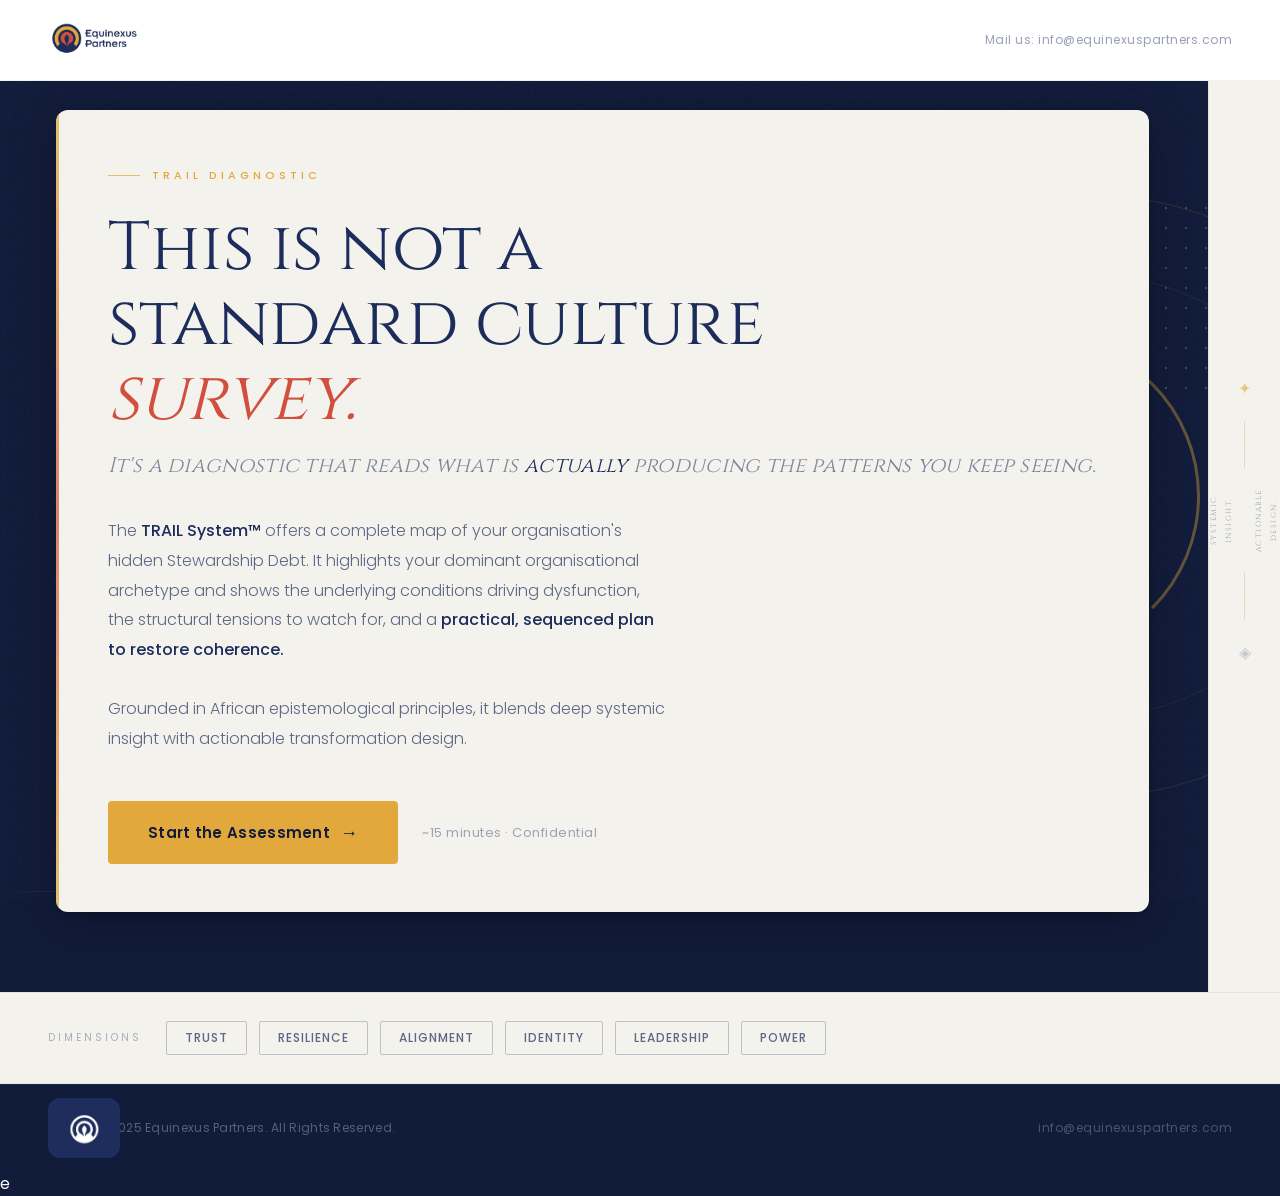
<file: index.html>
<!DOCTYPE html>
<html lang="en">
<head>
<meta charset="UTF-8">
<meta name="viewport" content="width=device-width, initial-scale=1">
<title>TRAIL System™ | Equinexus Partners</title>
<link href="https://fonts.googleapis.com/css2?family=Cinzel:wght@400;600;700&family=Poppins:wght@300;400;500;600&display=swap" rel="stylesheet">
<style>
  :root {
    --indigo: #1c2c5b;
    --indigo-deep: #111b3a;
    --gold: #e2a83b;
    --gold-light: #f0c46a;
    --red: #d14f3f;
    --ivory: #f4f2ed;
    --ivory-dark: #e8e4dc;
    --white: #ffffff;
    --text: #1a1a1a;
    --muted: #7a7a7a;
  }

  * { box-sizing: border-box; margin: 0; padding: 0; }

  body {
    font-family: 'Poppins', sans-serif;
    background: var(--indigo-deep);
    color: var(--white);
    overflow-x: hidden;
  }

  /* ── NOISE TEXTURE OVERLAY ── */
  body::before {
    content: '';
    position: fixed;
    inset: 0;
    background-image: url("data:image/svg+xml,%3Csvg viewBox='0 0 256 256' xmlns='http://www.w3.org/2000/svg'%3E%3Cfilter id='noise'%3E%3CfeTurbulence type='fractalNoise' baseFrequency='0.9' numOctaves='4' stitchTiles='stitch'/%3E%3C/filter%3E%3Crect width='100%25' height='100%25' filter='url(%23noise)' opacity='0.04'/%3E%3C/svg%3E");
    pointer-events: none;
    z-index: 0;
    opacity: 0.6;
  }

  /* ── TOP BAR ── */
  .topbar {
    position: fixed;
    top: 0; left: 0; right: 0;
    z-index: 100;
    display: flex;
    justify-content: space-between;
    align-items: center;
    padding: 12px 48px;
    background: #ffffff;
    border-bottom: 1px solid rgba(28,44,91,0.07);
    animation: fadeInDown 0.8s ease both;
    transition: box-shadow 0.3s ease;
  }

  .topbar-logo {
    display: flex;
    align-items: center;
  }

  .topbar-logo-img {
    height: 50px;
    width: auto;
    display: block;
    /* No blend mode - logo PNG has white bg, topbar is white too */
  }

  /* Topbar matches logo PNG white background exactly */
  .topbar {
    background-color: #ffffff !important;
    border-bottom: 1px solid rgba(28,44,91,0.07) !important;
  }

  .footer-logo-img {
    height: 50px;
    width: auto;
    display: block;
    border-radius: 6px;
  }

  .topbar-contact {
    font-size: 12px;
    color: rgba(28,44,91,0.45);
    letter-spacing: 0.5px;
  }
  .topbar-contact a { color: rgba(28,44,91,0.45); text-decoration: none; transition: color 0.2s; }
  .topbar-contact a:hover { color: var(--indigo); }

  /* ── HERO SECTION ── */
  .hero {
    position: relative;
    min-height: 100vh;
    display: flex;
    flex-direction: row;
    align-items: stretch;
    padding: 0;
    overflow: hidden;
  }

  /* ── HERO SECTION ── */
  .hero {
    position: relative;
    min-height: 100vh;
    display: flex;
    flex-direction: row;
    align-items: stretch;
    padding: 0;
    overflow: hidden;
  }

  /* ── RIGHT IVORY COLUMN — pinned to far right edge ── */
  .hero-right-col {
    position: absolute;
    top: 0;
    right: 0;
    bottom: 0;
    z-index: 2;
    width: 72px;
    background: var(--ivory);
    border-left: 1px solid rgba(28,44,91,0.08);
    display: flex;
    align-items: center;
    justify-content: center;
    padding: 80px 0 32px;
  }

  .right-col-inner {
    display: flex;
    flex-direction: column;
    align-items: center;
    gap: 20px;
    width: 100%;
    padding: 0 12px;
  }

  .right-col-mark {
    font-size: 16px;
    color: var(--gold);
    opacity: 0.6;
  }

  .right-col-mark--faint {
    opacity: 0.2;
    color: var(--indigo);
  }

  .right-col-divider {
    width: 1px;
    height: 48px;
    background: linear-gradient(to bottom, rgba(28,44,91,0.12), rgba(226,168,59,0.35), rgba(28,44,91,0.12));
  }

  .right-col-tagline {
    font-family: 'Cinzel', serif;
    font-size: 7.5px;
    letter-spacing: 1.5px;
    color: rgba(28,44,91,0.4);
    text-align: center;
    line-height: 2;
    text-transform: uppercase;
    writing-mode: vertical-rl;
    transform: rotate(180deg);
  }

  /* ── HERO MAIN CONTENT ── */
  .hero-bg {
    position: absolute;
    inset: 0;
    pointer-events: none;
    z-index: 0;
  }
  .hero-bg {
    position: absolute;
    inset: 0;
    pointer-events: none;
    z-index: 0;
  }

  .geo-circle-1 {
    position: absolute;
    right: -120px;
    top: 50%;
    transform: translateY(-50%);
    width: 600px;
    height: 600px;
    border-radius: 50%;
    border: 1px solid rgba(226,168,59,0.15);
    animation: rotateSlow 60s linear infinite;
  }

  .geo-circle-2 {
    position: absolute;
    right: -40px;
    top: 50%;
    transform: translateY(-50%);
    width: 440px;
    height: 440px;
    border-radius: 50%;
    border: 1px solid rgba(226,168,59,0.1);
  }

  .geo-arc {
    position: absolute;
    right: 80px;
    top: 50%;
    transform: translateY(-50%);
    width: 320px;
    height: 320px;
    border-radius: 50%;
    border: 3px solid transparent;
    border-top-color: var(--gold);
    border-right-color: var(--gold);
    opacity: 0.4;
    animation: rotateSlow 25s linear infinite reverse;
  }

  .geo-dot-grid {
    position: absolute;
    right: 5%;
    top: 20%;
    width: 200px;
    height: 200px;
    background-image: radial-gradient(circle, rgba(226,168,59,0.3) 1px, transparent 1px);
    background-size: 20px 20px;
    opacity: 0.4;
    animation: fadeIn 1.5s ease both 0.8s;
  }

  .geo-line {
    position: absolute;
    left: 0;
    bottom: 100px;
    width: 300px;
    height: 1px;
    background: linear-gradient(to right, transparent, rgba(226,168,59,0.3), transparent);
  }

  /* African-inspired decorative element */
  .geo-triangle {
    position: absolute;
    top: 15%;
    right: 30%;
    width: 0;
    height: 0;
    border-left: 12px solid transparent;
    border-right: 12px solid transparent;
    border-bottom: 20px solid rgba(226,168,59,0.2);
    animation: pulse 4s ease-in-out infinite;
  }

  .glow-orb {
    position: absolute;
    right: 15%;
    top: 30%;
    width: 400px;
    height: 400px;
    background: radial-gradient(circle, rgba(226,168,59,0.06) 0%, transparent 70%);
    border-radius: 50%;
  }

  /* ── IVORY BAND ── */
  .hero-ivory-band {
    background: var(--ivory);
    border-radius: 12px;
    padding: 48px 52px;
    box-shadow: 0 8px 48px rgba(0,0,0,0.25), 0 2px 12px rgba(0,0,0,0.15);
    position: relative;
    overflow: hidden;
  }

  /* Subtle gold accent line on left edge */
  .hero-ivory-band::before {
    content: '';
    position: absolute;
    left: 0; top: 0; bottom: 0;
    width: 3px;
    background: linear-gradient(to bottom, var(--gold), var(--red), var(--gold));
    opacity: 0.7;
  }

  /* Override text colours inside the ivory band to be dark */
  .hero-ivory-band .hero-eyebrow {
    color: var(--gold);
  }

  .hero-ivory-band .hero-headline {
    color: var(--indigo);
  }

  .hero-ivory-band .hero-headline em {
    color: var(--red);
  }

  .hero-ivory-band .hero-sub {
    color: rgba(28,44,91,0.55);
  }

  .hero-ivory-band .hero-sub em {
    color: var(--indigo);
    font-style: italic;
  }

  .hero-ivory-band .hero-body {
    color: rgba(28,44,91,0.7);
  }

  .hero-ivory-band .hero-body strong {
    color: var(--indigo);
  }

  .hero-ivory-band .btn-secondary-text {
    color: rgba(28,44,91,0.4);
  }

  /* ── HERO CONTENT ── */
  .hero-content {
    position: relative;
    z-index: 1;
    flex: 1;
    display: flex;
    align-items: center;
    padding: 110px 120px 80px 56px;
  }

  .hero-eyebrow {
    display: inline-flex;
    align-items: center;
    gap: 12px;
    font-size: 11px;
    letter-spacing: 4px;
    text-transform: uppercase;
    color: var(--gold);
    font-weight: 500;
    margin-bottom: 28px;
  }

  .hero-eyebrow::before {
    content: '';
    display: block;
    width: 32px;
    height: 1px;
    background: var(--gold);
    opacity: 0.7;
  }

  .hero-headline {
    font-family: 'Cinzel', Georgia, serif;
    font-size: clamp(38px, 5.5vw, 68px);
    font-weight: 400;
    line-height: 1.1;
    color: var(--white);
    margin-bottom: 16px;
    letter-spacing: -0.5px;
  }

  .hero-headline em {
    font-style: italic;
    color: var(--gold);
  }

  .hero-headline .line-accent {
    display: block;
    position: relative;
  }

  .hero-sub {
    font-family: 'Cinzel', serif;
    font-size: clamp(16px, 2vw, 21px);
    font-weight: 400;
    color: rgba(255,255,255,0.5);
    margin-bottom: 36px;
    font-style: italic;
    letter-spacing: 0.3px;
  }

  .hero-body {
    font-size: 16px;
    line-height: 1.85;
    color: rgba(255,255,255,0.7);
    margin-bottom: 48px;
    max-width: 560px;
    font-weight: 300;
  }

  .hero-body strong {
    color: rgba(255,255,255,0.95);
    font-weight: 500;
  }

  /* ── CTA GROUP ── */
  .cta-group {
    display: flex;
    align-items: center;
    gap: 24px;
    flex-wrap: wrap;
  }

  .btn-primary-hero {
    display: inline-flex;
    align-items: center;
    gap: 10px;
    padding: 18px 40px;
    background: var(--gold);
    color: var(--indigo-deep);
    font-size: 15px;
    font-weight: 600;
    text-decoration: none;
    border-radius: 4px;
    letter-spacing: 0.3px;
    transition: all 0.3s ease;
    position: relative;
    overflow: hidden;
  }

  .btn-primary-hero::before {
    content: '';
    position: absolute;
    inset: 0;
    background: rgba(255,255,255,0.15);
    transform: translateX(-100%);
    transition: transform 0.3s ease;
  }

  .btn-primary-hero:hover::before { transform: translateX(0); }
  .btn-primary-hero:hover {
    transform: translateY(-2px);
    box-shadow: 0 8px 28px rgba(226,168,59,0.35);
  }

  .btn-arrow {
    font-size: 18px;
    transition: transform 0.3s ease;
  }
  .btn-primary-hero:hover .btn-arrow { transform: translateX(4px); }

  .btn-secondary-text {
    font-size: 13px;
    color: rgba(255,255,255,0.45);
    letter-spacing: 0.5px;
  }

  /* ── STATS ROW ── */
  .stats-row {
    display: flex;
    gap: 0;
    margin-top: 56px;
    border-top: 1px solid rgba(255,255,255,0.08);
    padding-top: 36px;
    max-width: 480px;
    animation: heroReveal 1s ease both 0.6s;
  }

  .stat-item {
    flex: 1;
    padding-right: 32px;
    border-right: 1px solid rgba(255,255,255,0.08);
  }

  .stat-item:last-child {
    padding-right: 0;
    border-right: none;
    padding-left: 32px;
  }

  .stat-item:not(:first-child):not(:last-child) {
    padding-left: 32px;
  }

  .stat-num {
    font-family: 'Cinzel', serif;
    font-size: 36px;
    font-weight: 700;
    color: var(--gold);
    line-height: 1;
    margin-bottom: 6px;
  }

  .stat-label {
    font-size: 11px;
    letter-spacing: 1.5px;
    text-transform: uppercase;
    color: rgba(255,255,255,0.35);
    font-weight: 400;
    line-height: 1.4;
  }

  /* ── DIMENSIONS STRIP ── */
  .dimensions-strip {
    position: relative;
    z-index: 1;
    background: var(--ivory);
    border-top: 1px solid rgba(28,44,91,0.08);
    border-bottom: 1px solid rgba(28,44,91,0.08);
    padding: 28px 48px;
    display: flex;
    align-items: center;
    gap: 16px;
    overflow: hidden;
  }

  .dim-label {
    font-size: 10px;
    letter-spacing: 3px;
    text-transform: uppercase;
    color: rgba(28,44,91,0.35);
    white-space: nowrap;
    margin-right: 8px;
    flex-shrink: 0;
  }

  .dim-tags {
    display: flex;
    gap: 12px;
    flex-wrap: wrap;
  }

  .dim-tag {
    padding: 7px 18px;
    border: 1.5px solid rgba(28,44,91,0.25);
    color: rgba(28,44,91,0.7);
    font-size: 12px;
    font-weight: 500;
    border-radius: 2px;
    letter-spacing: 1px;
    text-transform: uppercase;
    transition: all 0.2s;
    cursor: default;
    background: transparent;
  }

  .dim-tag:hover {
    border-color: var(--indigo);
    color: var(--indigo);
    background: rgba(28,44,91,0.05);
  }

  /* ── FEATURES SECTION ── */
  .features {
    position: relative;
    z-index: 1;
    padding: 96px 48px;
    display: grid;
    grid-template-columns: 1fr 1fr;
    gap: 80px;
    max-width: 1200px;
    margin: 0 auto;
    align-items: center;
  }

  .features-left {
    animation: fadeInLeft 0.8s ease both;
  }

  .section-eyebrow {
    font-size: 10px;
    letter-spacing: 4px;
    text-transform: uppercase;
    color: var(--gold);
    margin-bottom: 20px;
    display: flex;
    align-items: center;
    gap: 12px;
  }

  .section-eyebrow::before {
    content: '';
    width: 28px;
    height: 1px;
    background: var(--gold);
    opacity: 0.6;
  }

  .features-heading {
    font-family: 'Cinzel', serif;
    font-size: clamp(28px, 3.5vw, 42px);
    font-weight: 400;
    line-height: 1.25;
    color: var(--white);
    margin-bottom: 24px;
  }

  .features-heading em {
    font-style: italic;
    color: var(--gold);
  }

  .features-body {
    font-size: 15px;
    line-height: 1.9;
    color: rgba(255,255,255,0.55);
    font-weight: 300;
  }

  .features-right {
    display: flex;
    flex-direction: column;
    gap: 24px;
    animation: fadeInRight 0.8s ease both 0.2s;
  }

  .feature-card {
    padding: 28px 32px;
    background: rgba(255,255,255,0.03);
    border: 1px solid rgba(255,255,255,0.06);
    border-left: 2px solid var(--gold);
    border-radius: 2px;
    transition: all 0.3s ease;
    position: relative;
    overflow: hidden;
  }

  .feature-card::before {
    content: '';
    position: absolute;
    inset: 0;
    background: linear-gradient(135deg, rgba(226,168,59,0.04), transparent);
    opacity: 0;
    transition: opacity 0.3s;
  }

  .feature-card:hover::before { opacity: 1; }
  .feature-card:hover {
    border-left-color: var(--gold);
    background: rgba(255,255,255,0.05);
    transform: translateX(4px);
  }

  .feature-icon {
    font-size: 20px;
    margin-bottom: 10px;
    display: block;
  }

  .feature-title {
    font-family: 'Cinzel', serif;
    font-size: 17px;
    font-weight: 400;
    color: var(--white);
    margin-bottom: 8px;
  }

  .feature-desc {
    font-size: 13px;
    line-height: 1.7;
    color: rgba(255,255,255,0.45);
    font-weight: 300;
  }

  /* ── PHILOSOPHY SECTION ── */
  .philosophy {
    position: relative;
    z-index: 1;
    padding: 80px 48px;
    background: rgba(226,168,59,0.04);
    border-top: 1px solid rgba(226,168,59,0.1);
    border-bottom: 1px solid rgba(226,168,59,0.1);
    text-align: center;
  }

  .philosophy-inner {
    max-width: 720px;
    margin: 0 auto;
  }

  .philosophy-quote {
    font-family: 'Cinzel', serif;
    font-size: clamp(22px, 3vw, 34px);
    font-weight: 400;
    font-style: italic;
    line-height: 1.5;
    color: rgba(255,255,255,0.85);
    margin-bottom: 32px;
    position: relative;
    padding: 0 40px;
  }

  .philosophy-quote::before,
  .philosophy-quote::after {
    content: '"';
    font-family: 'Cinzel', serif;
    font-size: 80px;
    color: var(--gold);
    opacity: 0.2;
    position: absolute;
    line-height: 1;
  }

  .philosophy-quote::before { top: -20px; left: 0; }
  .philosophy-quote::after { bottom: -40px; right: 0; content: '"'; }

  .philosophy-attr {
    font-size: 12px;
    letter-spacing: 2px;
    text-transform: uppercase;
    color: var(--gold);
    opacity: 0.7;
  }

  /* ── BOTTOM CTA ── */
  .bottom-cta {
    position: relative;
    z-index: 1;
    padding: 96px 48px;
    text-align: center;
  }

  .bottom-cta-inner {
    max-width: 600px;
    margin: 0 auto;
  }

  .bottom-cta h2 {
    font-family: 'Cinzel', serif;
    font-size: clamp(28px, 4vw, 44px);
    font-weight: 400;
    color: var(--white);
    margin-bottom: 20px;
    line-height: 1.25;
  }

  .bottom-cta h2 em { font-style: italic; color: var(--gold); }

  .bottom-cta p {
    font-size: 15px;
    color: rgba(255,255,255,0.5);
    line-height: 1.8;
    margin-bottom: 44px;
    font-weight: 300;
  }

  .btn-primary-large {
    display: inline-flex;
    align-items: center;
    gap: 12px;
    padding: 20px 52px;
    background: var(--gold);
    color: var(--indigo-deep);
    font-size: 16px;
    font-weight: 600;
    text-decoration: none;
    border-radius: 4px;
    letter-spacing: 0.3px;
    transition: all 0.3s ease;
    position: relative;
    overflow: hidden;
  }

  .btn-primary-large:hover {
    transform: translateY(-3px);
    box-shadow: 0 12px 36px rgba(226,168,59,0.4);
    background: var(--gold-light);
  }

  .bottom-time-note {
    margin-top: 20px;
    font-size: 12px;
    color: rgba(255,255,255,0.25);
    letter-spacing: 1px;
  }

  /* ── FOOTER ── */
  .footer {
    position: relative;
    z-index: 1;
    padding: 28px 48px;
    border-top: 1px solid rgba(255,255,255,0.06);
    display: flex;
    justify-content: space-between;
    align-items: center;
    flex-wrap: wrap;
    gap: 16px;
  }

  .footer-left {
    display: flex;
    align-items: center;
    gap: 12px;
  }

  .footer-copyright {
    font-size: 12px;
    color: rgba(255,255,255,0.3);
    letter-spacing: 0.3px;
  }

  .footer-links {
    display: flex;
    gap: 24px;
  }

  .footer-links a {
    font-size: 12px;
    color: rgba(255,255,255,0.25);
    text-decoration: none;
    letter-spacing: 0.5px;
    transition: color 0.2s;
  }

  .footer-links a:hover { color: var(--gold); }

  /* ── ANIMATIONS ── */
  @keyframes fadeInDown {
    from { opacity: 0; transform: translateY(-16px); }
    to { opacity: 1; transform: translateY(0); }
  }

  @keyframes fadeInUp {
    from { opacity: 0; transform: translateY(24px); }
    to { opacity: 1; transform: translateY(0); }
  }

  @keyframes fadeInLeft {
    from { opacity: 0; transform: translateX(-24px); }
    to { opacity: 1; transform: translateX(0); }
  }

  @keyframes fadeInRight {
    from { opacity: 0; transform: translateX(24px); }
    to { opacity: 1; transform: translateX(0); }
  }

  @keyframes fadeIn {
    from { opacity: 0; }
    to { opacity: 1; }
  }

  @keyframes heroReveal {
    from { opacity: 0; transform: translateY(20px); }
    to { opacity: 1; transform: translateY(0); }
  }

  @keyframes rotateSlow {
    from { transform: translateY(-50%) rotate(0deg); }
    to { transform: translateY(-50%) rotate(360deg); }
  }

  @keyframes pulse {
    0%, 100% { opacity: 0.2; transform: scale(1); }
    50% { opacity: 0.5; transform: scale(1.1); }
  }

  /* ── INTERACTIVE HOVER STATES ── */
  .dim-tag {
    cursor: default;
    position: relative;
    overflow: hidden;
  }

  .dim-tag::after {
    content: '';
    position: absolute;
    inset: 0;
    background: var(--gold);
    opacity: 0;
    transition: opacity 0.2s;
    z-index: -1;
  }

  /* CTA button pulse animation */
  @keyframes subtlePulse {
    0%, 100% { box-shadow: 0 0 0 0 rgba(226,168,59,0); }
    50% { box-shadow: 0 0 0 8px rgba(226,168,59,0.12); }
  }

  .btn-primary-hero {
    animation: subtlePulse 3s ease-in-out infinite 2s;
  }

  /* ── SCROLL REVEAL ── */
  .reveal {
    opacity: 0;
    transform: translateY(20px);
    transition: opacity 0.7s ease, transform 0.7s ease;
  }
  .reveal.visible {
    opacity: 1;
    transform: translateY(0);
  }

  /* ── RESPONSIVE: TABLET (≤900px) ── */
  @media (max-width: 900px) {
    .topbar { padding: 14px 28px; }
    .topbar-logo-img { height: 40px; }
    .hero { flex-direction: column; min-height: auto; }
    .hero-right-col { display: none; }
    .hero-content { padding: 96px 28px 60px 28px; max-width: 100%; }
    .hero-headline { font-size: clamp(28px, 5vw, 46px); }
    .hero-ivory-band { padding: 40px 36px; }
    .dimensions-strip { padding: 20px 28px; gap: 12px; flex-wrap: wrap; }
    .footer { padding: 24px 28px; }
    .footer-logo-img { height: 100px; }
    .geo-circle-1, .geo-circle-2, .geo-arc, .geo-dot-grid, .glow-orb { display: none; }
  }

  /* ── RESPONSIVE: MOBILE (≤600px) ── */
  @media (max-width: 600px) {
    .topbar { padding: 12px 20px; }
    .topbar-logo-img { height: 40px; }
    .topbar-contact { display: none; }
    .hero-content { padding: 80px 20px 48px 20px; }
    .hero-headline { font-size: 30px; }
    .hero-ivory-band { padding: 28px 22px; border-radius: 8px; }
    .hero-sub { font-size: 14px; }
    .hero-body { font-size: 14px; }
    .cta-group { flex-direction: column; align-items: flex-start; gap: 12px; }
    .btn-primary-hero { width: 100%; justify-content: center; padding: 15px 28px; }
    .dimensions-strip { padding: 16px 20px; gap: 10px; }
    .dim-label { display: none; }
    .dim-tags { gap: 8px; }
    .dim-tag { font-size: 10px; padding: 5px 12px; }
    .footer { padding: 20px; flex-direction: column; align-items: flex-start; gap: 14px; }
    .footer-left { gap: 10px; flex-wrap: wrap; }
    .footer-logo-img { height:40px; }
    .footer-copyright { font-size: 11px; }
  }

  /* ── RESPONSIVE: SMALL MOBILE (≤400px) ── */
  @media (max-width: 400px) {
    .hero-headline { font-size: 26px; }
    .hero-ivory-band { padding: 22px 16px; }
    .dim-tags { gap: 6px; }
    .dim-tag { font-size: 9px; padding: 4px 10px; }
  }
</style>
</head>
<body>

<!-- TOP BAR -->
<header class="topbar" style="padding: 20px 48px;">
  <div class="topbar-logo">
    <img src="media/Equinexuslogo-SoftIvory-Support.png" alt="Equinexus Partners" class="topbar-logo-img" style="height:40px;width:auto;display:block;transform:scale(2);transform-origin:left center;">
  </div>
  <div class="topbar-contact">Mail us: <a href="mailto:info@equinexuspartners.com">info@equinexuspartners.com</a></div>
</header>

<!-- HERO -->
<section class="hero">
  <div class="hero-bg">
    <div class="geo-circle-1"></div>
    <div class="geo-circle-2"></div>
    <div class="geo-arc"></div>
    <div class="geo-dot-grid"></div>
    <div class="geo-triangle"></div>
    <div class="glow-orb"></div>
    <div class="geo-line"></div>
  </div>

  <!-- MAIN CONTENT -->
  <div class="hero-content">
    <div class="hero-ivory-band">
      <div class="hero-eyebrow">TRAIL Diagnostic</div>
      <h1 class="hero-headline">
        This is not a<br>
        standard culture<br>
        <em>survey.</em>
      </h1>
      <p class="hero-sub">It's a diagnostic that reads what is <em>actually</em> producing the patterns you keep seeing.</p>
      <p class="hero-body">
        The <strong>TRAIL System&#8482;</strong> offers a complete map of your organisation's hidden Stewardship Debt. It highlights your dominant organisational archetype and shows the underlying conditions driving dysfunction, the structural tensions to watch for, and a <strong>practical, sequenced plan to restore coherence.</strong>
        <br><br>
        Grounded in African epistemological principles, it blends deep systemic insight with actionable transformation design.
      </p>
      <div class="cta-group">
        <a href="survey.html" class="btn-primary-hero">
          Start the Assessment
          <span class="btn-arrow">&#8594;</span>
        </a>
        <span class="btn-secondary-text">~15 minutes &middot; Confidential</span>
      </div>
    </div>
  </div>

  <!-- RIGHT IVORY COLUMN -->
  <div class="hero-right-col">
    <div class="right-col-inner">
      <div class="right-col-mark">&#10022;</div>
      <div class="right-col-divider"></div>
      <div class="right-col-tagline">Systemic<br>insight.<br><br>Actionable<br>design.</div>
      <div class="right-col-divider"></div>
      <div class="right-col-mark right-col-mark--faint">&#9672;</div>
    </div>
  </div>

</section>

<!-- DIMENSIONS STRIP -->
<div class="dimensions-strip">
  <span class="dim-label">Dimensions</span>
  <div class="dim-tags">
    <span class="dim-tag">Trust</span>
    <span class="dim-tag">Resilience</span>
    <span class="dim-tag">Alignment</span>
    <span class="dim-tag">Identity</span>
    <span class="dim-tag">Leadership</span>
    <span class="dim-tag">Power</span>
  </div>
</div>

<!-- FOOTER -->
<footer class="footer">
  <div class="footer-left">
    <img src="media/Logodeepindigo-Archor.png" alt="Equinexus Partners" class="footer-logo-img" style="height:30px;width:auto;display:block;transform:scale(2);transform-origin:left center;">
      <span class="footer-copyright">&copy; 2025 Equinexus Partners. All Rights Reserved.</span>
  </div>
  <div class="footer-links">
    <a href="mailto:info@equinexuspartners.com">info@equinexuspartners.com</a>
  </div>
</footer>
e
</file>
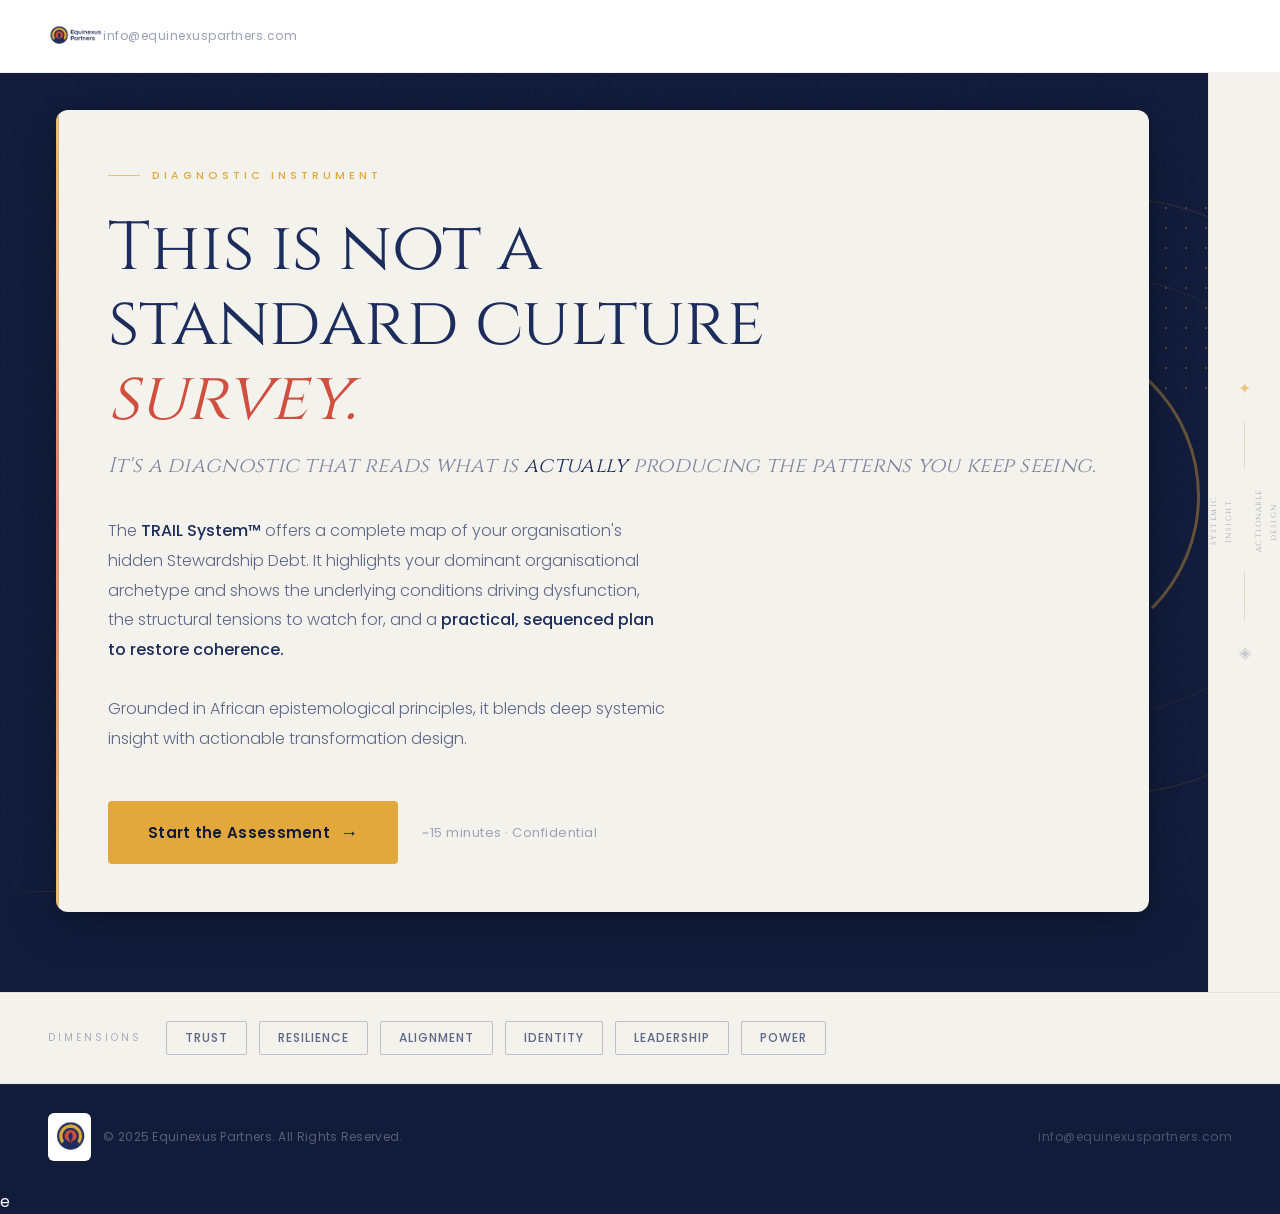
<file: landingT.html>
<!DOCTYPE html>
<html lang="en">
<head>
<meta charset="UTF-8">
<meta name="viewport" content="width=device-width, initial-scale=1">
<title>TRAIL System™ | Equinexus Partners</title>
<link href="https://fonts.googleapis.com/css2?family=Cinzel:wght@400;600;700&family=Poppins:wght@300;400;500;600&display=swap" rel="stylesheet">
<style>
  :root {
    --indigo: #1c2c5b;
    --indigo-deep: #111b3a;
    --gold: #e2a83b;
    --gold-light: #f0c46a;
    --red: #d14f3f;
    --ivory: #f4f2ed;
    --ivory-dark: #e8e4dc;
    --white: #ffffff;
    --text: #1a1a1a;
    --muted: #7a7a7a;
  }

  * { box-sizing: border-box; margin: 0; padding: 0; }

  body {
    font-family: 'Poppins', sans-serif;
    background: var(--indigo-deep);
    color: var(--white);
    overflow-x: hidden;
  }

  /* ── NOISE TEXTURE OVERLAY ── */
  body::before {
    content: '';
    position: fixed;
    inset: 0;
    background-image: url("data:image/svg+xml,%3Csvg viewBox='0 0 256 256' xmlns='http://www.w3.org/2000/svg'%3E%3Cfilter id='noise'%3E%3CfeTurbulence type='fractalNoise' baseFrequency='0.9' numOctaves='4' stitchTiles='stitch'/%3E%3C/filter%3E%3Crect width='100%25' height='100%25' filter='url(%23noise)' opacity='0.04'/%3E%3C/svg%3E");
    pointer-events: none;
    z-index: 0;
    opacity: 0.6;
  }

  /* ── TOP BAR ── */
  .topbar {
    position: fixed;
    top: 0; left: 0; right: 0;
    z-index: 100;
    display: flex;
    justify-content: space-between;
    align-items: center;
    padding: 12px 48px;
    background: #ffffff;
    border-bottom: 1px solid rgba(28,44,91,0.07);
    animation: fadeInDown 0.8s ease both;
    transition: box-shadow 0.3s ease;
  }

  .topbar-logo {
    display: flex;
    align-items: center;
  }

  .topbar-logo-img {
    height: 60px;
    width: auto;
    display: block;
    /* No blend mode - logo PNG has white bg, topbar is white too */
  }

  /* Topbar matches logo PNG white background exactly */
  .topbar {
    background-color: #ffffff !important;
    border-bottom: 1px solid rgba(28,44,91,0.07) !important;
  }

  .footer-logo-img {
    height: 48px;
    width: auto;
    display: block;
    border-radius: 6px;
  }

  .topbar-contact {
    font-size: 12px;
    color: rgba(28,44,91,0.45);
    letter-spacing: 0.5px;
  }
  .topbar-contact a { color: rgba(28,44,91,0.45); text-decoration: none; transition: color 0.2s; }
  .topbar-contact a:hover { color: var(--indigo); }

  /* ── HERO SECTION ── */
  .hero {
    position: relative;
    min-height: 100vh;
    display: flex;
    flex-direction: row;
    align-items: stretch;
    padding: 0;
    overflow: hidden;
  }

  /* ── HERO SECTION ── */
  .hero {
    position: relative;
    min-height: 100vh;
    display: flex;
    flex-direction: row;
    align-items: stretch;
    padding: 0;
    overflow: hidden;
  }

  /* ── RIGHT IVORY COLUMN — pinned to far right edge ── */
  .hero-right-col {
    position: absolute;
    top: 0;
    right: 0;
    bottom: 0;
    z-index: 2;
    width: 72px;
    background: var(--ivory);
    border-left: 1px solid rgba(28,44,91,0.08);
    display: flex;
    align-items: center;
    justify-content: center;
    padding: 80px 0 32px;
  }

  .right-col-inner {
    display: flex;
    flex-direction: column;
    align-items: center;
    gap: 20px;
    width: 100%;
    padding: 0 12px;
  }

  .right-col-mark {
    font-size: 16px;
    color: var(--gold);
    opacity: 0.6;
  }

  .right-col-mark--faint {
    opacity: 0.2;
    color: var(--indigo);
  }

  .right-col-divider {
    width: 1px;
    height: 48px;
    background: linear-gradient(to bottom, rgba(28,44,91,0.12), rgba(226,168,59,0.35), rgba(28,44,91,0.12));
  }

  .right-col-tagline {
    font-family: 'Cinzel', serif;
    font-size: 7.5px;
    letter-spacing: 1.5px;
    color: rgba(28,44,91,0.4);
    text-align: center;
    line-height: 2;
    text-transform: uppercase;
    writing-mode: vertical-rl;
    transform: rotate(180deg);
  }

  /* ── HERO MAIN CONTENT ── */
  .hero-bg {
    position: absolute;
    inset: 0;
    pointer-events: none;
    z-index: 0;
  }
  .hero-bg {
    position: absolute;
    inset: 0;
    pointer-events: none;
    z-index: 0;
  }

  .geo-circle-1 {
    position: absolute;
    right: -120px;
    top: 50%;
    transform: translateY(-50%);
    width: 600px;
    height: 600px;
    border-radius: 50%;
    border: 1px solid rgba(226,168,59,0.15);
    animation: rotateSlow 60s linear infinite;
  }

  .geo-circle-2 {
    position: absolute;
    right: -40px;
    top: 50%;
    transform: translateY(-50%);
    width: 440px;
    height: 440px;
    border-radius: 50%;
    border: 1px solid rgba(226,168,59,0.1);
  }

  .geo-arc {
    position: absolute;
    right: 80px;
    top: 50%;
    transform: translateY(-50%);
    width: 320px;
    height: 320px;
    border-radius: 50%;
    border: 3px solid transparent;
    border-top-color: var(--gold);
    border-right-color: var(--gold);
    opacity: 0.4;
    animation: rotateSlow 25s linear infinite reverse;
  }

  .geo-dot-grid {
    position: absolute;
    right: 5%;
    top: 20%;
    width: 200px;
    height: 200px;
    background-image: radial-gradient(circle, rgba(226,168,59,0.3) 1px, transparent 1px);
    background-size: 20px 20px;
    opacity: 0.4;
    animation: fadeIn 1.5s ease both 0.8s;
  }

  .geo-line {
    position: absolute;
    left: 0;
    bottom: 100px;
    width: 300px;
    height: 1px;
    background: linear-gradient(to right, transparent, rgba(226,168,59,0.3), transparent);
  }

  /* African-inspired decorative element */
  .geo-triangle {
    position: absolute;
    top: 15%;
    right: 30%;
    width: 0;
    height: 0;
    border-left: 12px solid transparent;
    border-right: 12px solid transparent;
    border-bottom: 20px solid rgba(226,168,59,0.2);
    animation: pulse 4s ease-in-out infinite;
  }

  .glow-orb {
    position: absolute;
    right: 15%;
    top: 30%;
    width: 400px;
    height: 400px;
    background: radial-gradient(circle, rgba(226,168,59,0.06) 0%, transparent 70%);
    border-radius: 50%;
  }

  /* ── IVORY BAND ── */
  .hero-ivory-band {
    background: var(--ivory);
    border-radius: 12px;
    padding: 48px 52px;
    box-shadow: 0 8px 48px rgba(0,0,0,0.25), 0 2px 12px rgba(0,0,0,0.15);
    position: relative;
    overflow: hidden;
  }

  /* Subtle gold accent line on left edge */
  .hero-ivory-band::before {
    content: '';
    position: absolute;
    left: 0; top: 0; bottom: 0;
    width: 3px;
    background: linear-gradient(to bottom, var(--gold), var(--red), var(--gold));
    opacity: 0.7;
  }

  /* Override text colours inside the ivory band to be dark */
  .hero-ivory-band .hero-eyebrow {
    color: var(--gold);
  }

  .hero-ivory-band .hero-headline {
    color: var(--indigo);
  }

  .hero-ivory-band .hero-headline em {
    color: var(--red);
  }

  .hero-ivory-band .hero-sub {
    color: rgba(28,44,91,0.55);
  }

  .hero-ivory-band .hero-sub em {
    color: var(--indigo);
    font-style: italic;
  }

  .hero-ivory-band .hero-body {
    color: rgba(28,44,91,0.7);
  }

  .hero-ivory-band .hero-body strong {
    color: var(--indigo);
  }

  .hero-ivory-band .btn-secondary-text {
    color: rgba(28,44,91,0.4);
  }

  /* ── HERO CONTENT ── */
  .hero-content {
    position: relative;
    z-index: 1;
    flex: 1;
    display: flex;
    align-items: center;
    padding: 110px 120px 80px 56px;
  }

  .hero-eyebrow {
    display: inline-flex;
    align-items: center;
    gap: 12px;
    font-size: 11px;
    letter-spacing: 4px;
    text-transform: uppercase;
    color: var(--gold);
    font-weight: 500;
    margin-bottom: 28px;
  }

  .hero-eyebrow::before {
    content: '';
    display: block;
    width: 32px;
    height: 1px;
    background: var(--gold);
    opacity: 0.7;
  }

  .hero-headline {
    font-family: 'Cinzel', Georgia, serif;
    font-size: clamp(38px, 5.5vw, 68px);
    font-weight: 400;
    line-height: 1.1;
    color: var(--white);
    margin-bottom: 16px;
    letter-spacing: -0.5px;
  }

  .hero-headline em {
    font-style: italic;
    color: var(--gold);
  }

  .hero-headline .line-accent {
    display: block;
    position: relative;
  }

  .hero-sub {
    font-family: 'Cinzel', serif;
    font-size: clamp(16px, 2vw, 21px);
    font-weight: 400;
    color: rgba(255,255,255,0.5);
    margin-bottom: 36px;
    font-style: italic;
    letter-spacing: 0.3px;
  }

  .hero-body {
    font-size: 16px;
    line-height: 1.85;
    color: rgba(255,255,255,0.7);
    margin-bottom: 48px;
    max-width: 560px;
    font-weight: 300;
  }

  .hero-body strong {
    color: rgba(255,255,255,0.95);
    font-weight: 500;
  }

  /* ── CTA GROUP ── */
  .cta-group {
    display: flex;
    align-items: center;
    gap: 24px;
    flex-wrap: wrap;
  }

  .btn-primary-hero {
    display: inline-flex;
    align-items: center;
    gap: 10px;
    padding: 18px 40px;
    background: var(--gold);
    color: var(--indigo-deep);
    font-size: 15px;
    font-weight: 600;
    text-decoration: none;
    border-radius: 4px;
    letter-spacing: 0.3px;
    transition: all 0.3s ease;
    position: relative;
    overflow: hidden;
  }

  .btn-primary-hero::before {
    content: '';
    position: absolute;
    inset: 0;
    background: rgba(255,255,255,0.15);
    transform: translateX(-100%);
    transition: transform 0.3s ease;
  }

  .btn-primary-hero:hover::before { transform: translateX(0); }
  .btn-primary-hero:hover {
    transform: translateY(-2px);
    box-shadow: 0 8px 28px rgba(226,168,59,0.35);
  }

  .btn-arrow {
    font-size: 18px;
    transition: transform 0.3s ease;
  }
  .btn-primary-hero:hover .btn-arrow { transform: translateX(4px); }

  .btn-secondary-text {
    font-size: 13px;
    color: rgba(255,255,255,0.45);
    letter-spacing: 0.5px;
  }

  /* ── STATS ROW ── */
  .stats-row {
    display: flex;
    gap: 0;
    margin-top: 56px;
    border-top: 1px solid rgba(255,255,255,0.08);
    padding-top: 36px;
    max-width: 480px;
    animation: heroReveal 1s ease both 0.6s;
  }

  .stat-item {
    flex: 1;
    padding-right: 32px;
    border-right: 1px solid rgba(255,255,255,0.08);
  }

  .stat-item:last-child {
    padding-right: 0;
    border-right: none;
    padding-left: 32px;
  }

  .stat-item:not(:first-child):not(:last-child) {
    padding-left: 32px;
  }

  .stat-num {
    font-family: 'Cinzel', serif;
    font-size: 36px;
    font-weight: 700;
    color: var(--gold);
    line-height: 1;
    margin-bottom: 6px;
  }

  .stat-label {
    font-size: 11px;
    letter-spacing: 1.5px;
    text-transform: uppercase;
    color: rgba(255,255,255,0.35);
    font-weight: 400;
    line-height: 1.4;
  }

  /* ── DIMENSIONS STRIP ── */
  .dimensions-strip {
    position: relative;
    z-index: 1;
    background: var(--ivory);
    border-top: 1px solid rgba(28,44,91,0.08);
    border-bottom: 1px solid rgba(28,44,91,0.08);
    padding: 28px 48px;
    display: flex;
    align-items: center;
    gap: 16px;
    overflow: hidden;
  }

  .dim-label {
    font-size: 10px;
    letter-spacing: 3px;
    text-transform: uppercase;
    color: rgba(28,44,91,0.35);
    white-space: nowrap;
    margin-right: 8px;
    flex-shrink: 0;
  }

  .dim-tags {
    display: flex;
    gap: 12px;
    flex-wrap: wrap;
  }

  .dim-tag {
    padding: 7px 18px;
    border: 1.5px solid rgba(28,44,91,0.25);
    color: rgba(28,44,91,0.7);
    font-size: 12px;
    font-weight: 500;
    border-radius: 2px;
    letter-spacing: 1px;
    text-transform: uppercase;
    transition: all 0.2s;
    cursor: default;
    background: transparent;
  }

  .dim-tag:hover {
    border-color: var(--indigo);
    color: var(--indigo);
    background: rgba(28,44,91,0.05);
  }

  /* ── FEATURES SECTION ── */
  .features {
    position: relative;
    z-index: 1;
    padding: 96px 48px;
    display: grid;
    grid-template-columns: 1fr 1fr;
    gap: 80px;
    max-width: 1200px;
    margin: 0 auto;
    align-items: center;
  }

  .features-left {
    animation: fadeInLeft 0.8s ease both;
  }

  .section-eyebrow {
    font-size: 10px;
    letter-spacing: 4px;
    text-transform: uppercase;
    color: var(--gold);
    margin-bottom: 20px;
    display: flex;
    align-items: center;
    gap: 12px;
  }

  .section-eyebrow::before {
    content: '';
    width: 28px;
    height: 1px;
    background: var(--gold);
    opacity: 0.6;
  }

  .features-heading {
    font-family: 'Cinzel', serif;
    font-size: clamp(28px, 3.5vw, 42px);
    font-weight: 400;
    line-height: 1.25;
    color: var(--white);
    margin-bottom: 24px;
  }

  .features-heading em {
    font-style: italic;
    color: var(--gold);
  }

  .features-body {
    font-size: 15px;
    line-height: 1.9;
    color: rgba(255,255,255,0.55);
    font-weight: 300;
  }

  .features-right {
    display: flex;
    flex-direction: column;
    gap: 24px;
    animation: fadeInRight 0.8s ease both 0.2s;
  }

  .feature-card {
    padding: 28px 32px;
    background: rgba(255,255,255,0.03);
    border: 1px solid rgba(255,255,255,0.06);
    border-left: 2px solid var(--gold);
    border-radius: 2px;
    transition: all 0.3s ease;
    position: relative;
    overflow: hidden;
  }

  .feature-card::before {
    content: '';
    position: absolute;
    inset: 0;
    background: linear-gradient(135deg, rgba(226,168,59,0.04), transparent);
    opacity: 0;
    transition: opacity 0.3s;
  }

  .feature-card:hover::before { opacity: 1; }
  .feature-card:hover {
    border-left-color: var(--gold);
    background: rgba(255,255,255,0.05);
    transform: translateX(4px);
  }

  .feature-icon {
    font-size: 20px;
    margin-bottom: 10px;
    display: block;
  }

  .feature-title {
    font-family: 'Cinzel', serif;
    font-size: 17px;
    font-weight: 400;
    color: var(--white);
    margin-bottom: 8px;
  }

  .feature-desc {
    font-size: 13px;
    line-height: 1.7;
    color: rgba(255,255,255,0.45);
    font-weight: 300;
  }

  /* ── PHILOSOPHY SECTION ── */
  .philosophy {
    position: relative;
    z-index: 1;
    padding: 80px 48px;
    background: rgba(226,168,59,0.04);
    border-top: 1px solid rgba(226,168,59,0.1);
    border-bottom: 1px solid rgba(226,168,59,0.1);
    text-align: center;
  }

  .philosophy-inner {
    max-width: 720px;
    margin: 0 auto;
  }

  .philosophy-quote {
    font-family: 'Cinzel', serif;
    font-size: clamp(22px, 3vw, 34px);
    font-weight: 400;
    font-style: italic;
    line-height: 1.5;
    color: rgba(255,255,255,0.85);
    margin-bottom: 32px;
    position: relative;
    padding: 0 40px;
  }

  .philosophy-quote::before,
  .philosophy-quote::after {
    content: '"';
    font-family: 'Cinzel', serif;
    font-size: 80px;
    color: var(--gold);
    opacity: 0.2;
    position: absolute;
    line-height: 1;
  }

  .philosophy-quote::before { top: -20px; left: 0; }
  .philosophy-quote::after { bottom: -40px; right: 0; content: '"'; }

  .philosophy-attr {
    font-size: 12px;
    letter-spacing: 2px;
    text-transform: uppercase;
    color: var(--gold);
    opacity: 0.7;
  }

  /* ── BOTTOM CTA ── */
  .bottom-cta {
    position: relative;
    z-index: 1;
    padding: 96px 48px;
    text-align: center;
  }

  .bottom-cta-inner {
    max-width: 600px;
    margin: 0 auto;
  }

  .bottom-cta h2 {
    font-family: 'Cinzel', serif;
    font-size: clamp(28px, 4vw, 44px);
    font-weight: 400;
    color: var(--white);
    margin-bottom: 20px;
    line-height: 1.25;
  }

  .bottom-cta h2 em { font-style: italic; color: var(--gold); }

  .bottom-cta p {
    font-size: 15px;
    color: rgba(255,255,255,0.5);
    line-height: 1.8;
    margin-bottom: 44px;
    font-weight: 300;
  }

  .btn-primary-large {
    display: inline-flex;
    align-items: center;
    gap: 12px;
    padding: 20px 52px;
    background: var(--gold);
    color: var(--indigo-deep);
    font-size: 16px;
    font-weight: 600;
    text-decoration: none;
    border-radius: 4px;
    letter-spacing: 0.3px;
    transition: all 0.3s ease;
    position: relative;
    overflow: hidden;
  }

  .btn-primary-large:hover {
    transform: translateY(-3px);
    box-shadow: 0 12px 36px rgba(226,168,59,0.4);
    background: var(--gold-light);
  }

  .bottom-time-note {
    margin-top: 20px;
    font-size: 12px;
    color: rgba(255,255,255,0.25);
    letter-spacing: 1px;
  }

  /* ── FOOTER ── */
  .footer {
    position: relative;
    z-index: 1;
    padding: 28px 48px;
    border-top: 1px solid rgba(255,255,255,0.06);
    display: flex;
    justify-content: space-between;
    align-items: center;
    flex-wrap: wrap;
    gap: 16px;
  }

  .footer-left {
    display: flex;
    align-items: center;
    gap: 12px;
  }

  .footer-copyright {
    font-size: 12px;
    color: rgba(255,255,255,0.3);
    letter-spacing: 0.3px;
  }

  .footer-links {
    display: flex;
    gap: 24px;
  }

  .footer-links a {
    font-size: 12px;
    color: rgba(255,255,255,0.25);
    text-decoration: none;
    letter-spacing: 0.5px;
    transition: color 0.2s;
  }

  .footer-links a:hover { color: var(--gold); }

  /* ── ANIMATIONS ── */
  @keyframes fadeInDown {
    from { opacity: 0; transform: translateY(-16px); }
    to { opacity: 1; transform: translateY(0); }
  }

  @keyframes fadeInUp {
    from { opacity: 0; transform: translateY(24px); }
    to { opacity: 1; transform: translateY(0); }
  }

  @keyframes fadeInLeft {
    from { opacity: 0; transform: translateX(-24px); }
    to { opacity: 1; transform: translateX(0); }
  }

  @keyframes fadeInRight {
    from { opacity: 0; transform: translateX(24px); }
    to { opacity: 1; transform: translateX(0); }
  }

  @keyframes fadeIn {
    from { opacity: 0; }
    to { opacity: 1; }
  }

  @keyframes heroReveal {
    from { opacity: 0; transform: translateY(20px); }
    to { opacity: 1; transform: translateY(0); }
  }

  @keyframes rotateSlow {
    from { transform: translateY(-50%) rotate(0deg); }
    to { transform: translateY(-50%) rotate(360deg); }
  }

  @keyframes pulse {
    0%, 100% { opacity: 0.2; transform: scale(1); }
    50% { opacity: 0.5; transform: scale(1.1); }
  }

  /* ── INTERACTIVE HOVER STATES ── */
  .dim-tag {
    cursor: default;
    position: relative;
    overflow: hidden;
  }

  .dim-tag::after {
    content: '';
    position: absolute;
    inset: 0;
    background: var(--gold);
    opacity: 0;
    transition: opacity 0.2s;
    z-index: -1;
  }

  /* CTA button pulse animation */
  @keyframes subtlePulse {
    0%, 100% { box-shadow: 0 0 0 0 rgba(226,168,59,0); }
    50% { box-shadow: 0 0 0 8px rgba(226,168,59,0.12); }
  }

  .btn-primary-hero {
    animation: subtlePulse 3s ease-in-out infinite 2s;
  }

  /* ── SCROLL REVEAL ── */
  .reveal {
    opacity: 0;
    transform: translateY(20px);
    transition: opacity 0.7s ease, transform 0.7s ease;
  }
  .reveal.visible {
    opacity: 1;
    transform: translateY(0);
  }

  /* ── RESPONSIVE: TABLET (≤900px) ── */
  @media (max-width: 900px) {
    .topbar { padding: 14px 28px; }
    .topbar-logo-img { height: 46px; }
    .hero { flex-direction: column; min-height: auto; }
    .hero-right-col { display: none; }
    .hero-content { padding: 96px 28px 60px 28px; max-width: 100%; }
    .hero-headline { font-size: clamp(28px, 5vw, 46px); }
    .hero-ivory-band { padding: 40px 36px; }
    .dimensions-strip { padding: 20px 28px; gap: 12px; flex-wrap: wrap; }
    .footer { padding: 24px 28px; }
    .footer-logo-img { height: 40px; }
    .geo-circle-1, .geo-circle-2, .geo-arc, .geo-dot-grid, .glow-orb { display: none; }
  }

  /* ── RESPONSIVE: MOBILE (≤600px) ── */
  @media (max-width: 600px) {
    .topbar { padding: 12px 20px; }
    .topbar-logo-img { height: 38px; }
    .topbar-contact { display: none; }
    .hero-content { padding: 80px 20px 48px 20px; }
    .hero-headline { font-size: 30px; }
    .hero-ivory-band { padding: 28px 22px; border-radius: 8px; }
    .hero-sub { font-size: 14px; }
    .hero-body { font-size: 14px; }
    .cta-group { flex-direction: column; align-items: flex-start; gap: 12px; }
    .btn-primary-hero { width: 100%; justify-content: center; padding: 15px 28px; }
    .dimensions-strip { padding: 16px 20px; gap: 10px; }
    .dim-label { display: none; }
    .dim-tags { gap: 8px; }
    .dim-tag { font-size: 10px; padding: 5px 12px; }
    .footer { padding: 20px; flex-direction: column; align-items: flex-start; gap: 14px; }
    .footer-left { gap: 10px; flex-wrap: wrap; }
    .footer-logo-img { height: 32px; }
    .footer-copyright { font-size: 11px; }
  }

  /* ── RESPONSIVE: SMALL MOBILE (≤400px) ── */
  @media (max-width: 400px) {
    .hero-headline { font-size: 26px; }
    .hero-ivory-band { padding: 22px 16px; }
    .dim-tags { gap: 6px; }
    .dim-tag { font-size: 9px; padding: 4px 10px; }
  }
</style>
</head>
<body>

<!-- TOP BAR -->
<header class="topbar">
  <div class="topbar-logo">
    <img src="media/Equinexuslogo-SoftIvory-Support.png" alt="Equinexus Partners" class="footer-logo" style="height:48px;width:auto;display:block;border-radius:6px;">
  <div class="topbar-contact"><a href="mailto:info@equinexuspartners.com">info@equinexuspartners.com</a></div>
</header>

<!-- HERO -->
<section class="hero">
  <div class="hero-bg">
    <div class="geo-circle-1"></div>
    <div class="geo-circle-2"></div>
    <div class="geo-arc"></div>
    <div class="geo-dot-grid"></div>
    <div class="geo-triangle"></div>
    <div class="glow-orb"></div>
    <div class="geo-line"></div>
  </div>

  <!-- MAIN CONTENT -->
  <div class="hero-content">
    <div class="hero-ivory-band">
      <div class="hero-eyebrow">Diagnostic Instrument</div>
      <h1 class="hero-headline">
        This is not a<br>
        standard culture<br>
        <em>survey.</em>
      </h1>
      <p class="hero-sub">It's a diagnostic that reads what is <em>actually</em> producing the patterns you keep seeing.</p>
      <p class="hero-body">
        The <strong>TRAIL System&#8482;</strong> offers a complete map of your organisation's hidden Stewardship Debt. It highlights your dominant organisational archetype and shows the underlying conditions driving dysfunction, the structural tensions to watch for, and a <strong>practical, sequenced plan to restore coherence.</strong>
        <br><br>
        Grounded in African epistemological principles, it blends deep systemic insight with actionable transformation design.
      </p>
      <div class="cta-group">
        <a href="index.html" class="btn-primary-hero">
          Start the Assessment
          <span class="btn-arrow">&#8594;</span>
        </a>
        <span class="btn-secondary-text">~15 minutes &middot; Confidential</span>
      </div>
    </div>
  </div>

  <!-- RIGHT IVORY COLUMN -->
  <div class="hero-right-col">
    <div class="right-col-inner">
      <div class="right-col-mark">&#10022;</div>
      <div class="right-col-divider"></div>
      <div class="right-col-tagline">Systemic<br>insight.<br><br>Actionable<br>design.</div>
      <div class="right-col-divider"></div>
      <div class="right-col-mark right-col-mark--faint">&#9672;</div>
    </div>
  </div>

</section>

<!-- DIMENSIONS STRIP -->
<div class="dimensions-strip">
  <span class="dim-label">Dimensions</span>
  <div class="dim-tags">
    <span class="dim-tag">Trust</span>
    <span class="dim-tag">Resilience</span>
    <span class="dim-tag">Alignment</span>
    <span class="dim-tag">Identity</span>
    <span class="dim-tag">Leadership</span>
    <span class="dim-tag">Power</span>
  </div>
</div>

<!-- FOOTER -->
<footer class="footer">
  <div class="footer-left">
    <img src="media/logoSoftIvory-Support.png" alt="Equinexus Partners" class="footer-logo" style="height:48px;width:auto;display:block;border-radius:6px;">
      <span class="footer-copyright">&copy; 2025 Equinexus Partners. All Rights Reserved.</span>
  </div>
  <div class="footer-links">
    <a href="mailto:info@equinexuspartners.com">info@equinexuspartners.com</a>
  </div>
</footer>
e
</file>
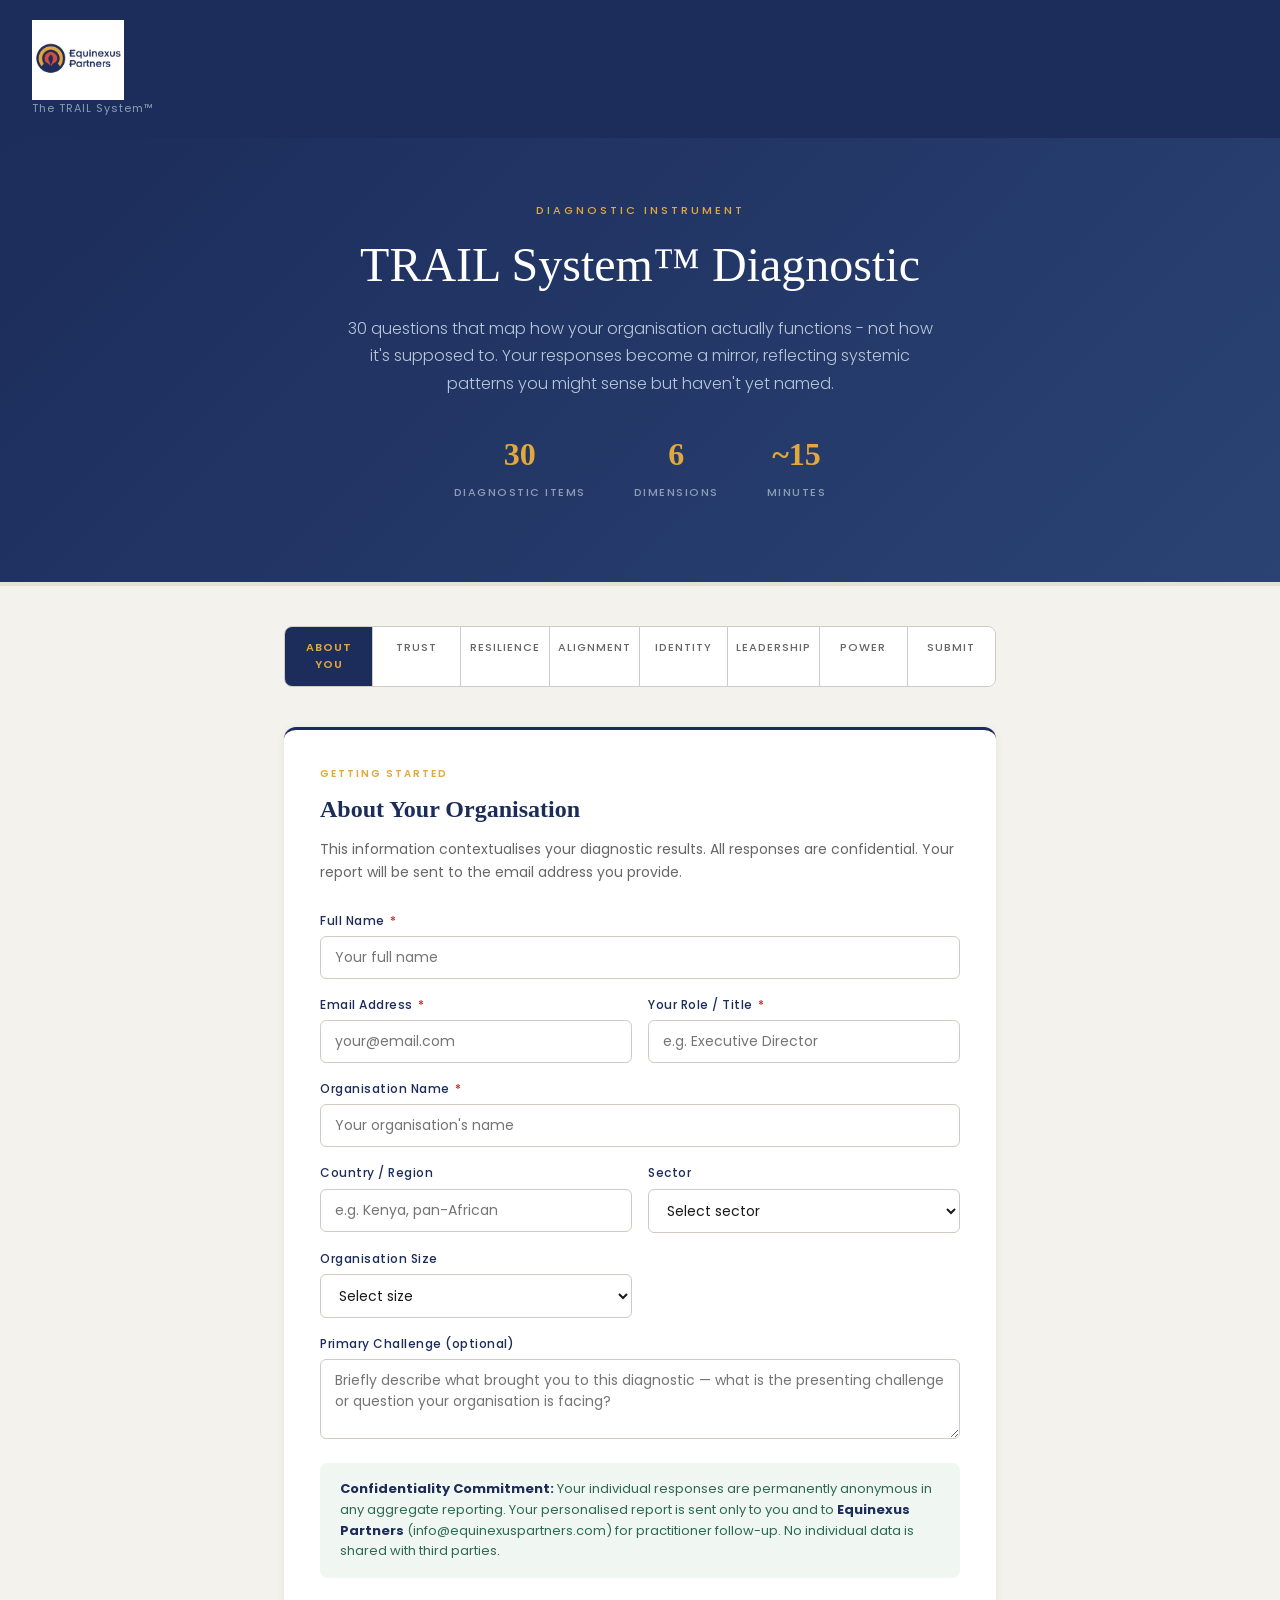
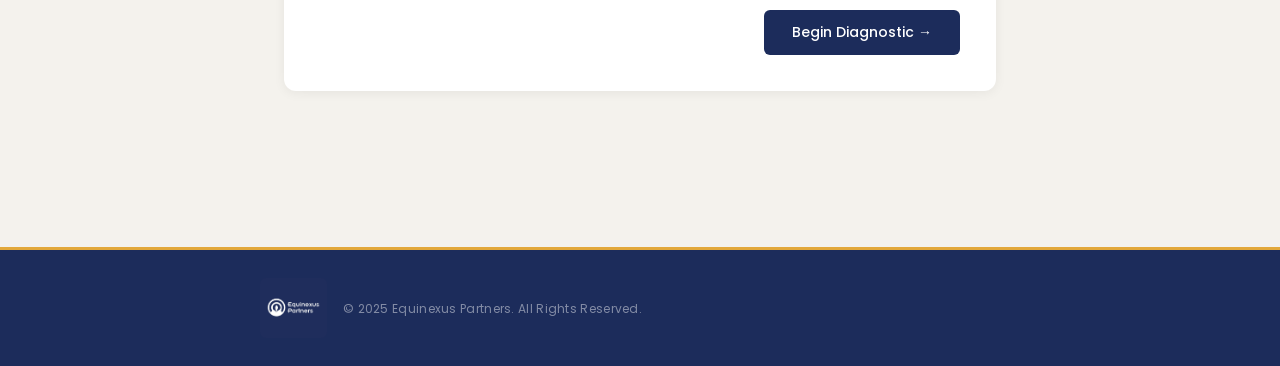
<file: survey.html>
<!DOCTYPE html>
<html lang="en">
<head>
<meta charset="UTF-8">
<meta name="viewport" content="width=device-width, initial-scale=1">
<title>TRAIL System™ Diagnostic | Equinexus Partners</title>
<link rel="stylesheet" href="styles.css">
<!-- OLD SCRIPT LINK TAG REMOVED — Apps Script URL belongs only in script.js -->
</head>
<body>

<header class="site-header">
  <div class="header-left">
    <img src="media/Equinexuslogo-SoftIvory-Support.png" alt="Equinexus Partners" class="header-logo" style="height: 80px;width:auto;display:block;">
  <div class="tagline">The TRAIL System&trade;</div>
</header>

<div class="hero">
  <div class="hero-eyebrow">Diagnostic Instrument</div>
  <h1>TRAIL System&trade; Diagnostic</h1>
  <p>30 questions that map how your organisation actually functions - not how it&#39;s supposed to. Your responses become a mirror, reflecting systemic patterns you might sense but haven&#39;t yet named.</p>
  <div class="hero-stats">
    <div class="hero-stat"><div class="num">30</div><div class="label">Diagnostic Items</div></div>
    <div class="hero-stat"><div class="num">6</div><div class="label">Dimensions</div></div>
    <div class="hero-stat"><div class="num">~15</div><div class="label">Minutes</div></div>
  </div>
</div>

<div class="progress-bar-outer">
  <div class="progress-bar-inner" id="progressBar"></div>
</div>

<div class="main">

  <!-- PHASE INDICATOR -->
  <div class="phase-indicator" id="phaseIndicator">
    <div class="phase-step active" id="ph0">About You</div>
    <div class="phase-step" id="ph1">Trust</div>
    <div class="phase-step" id="ph2">Resilience</div>
    <div class="phase-step" id="ph3">Alignment</div>
    <div class="phase-step" id="ph4">Identity</div>
    <div class="phase-step" id="ph5">Leadership</div>
    <div class="phase-step" id="ph6">Power</div>
    <div class="phase-step" id="ph7">Submit</div>
  </div>

  <!-- SECTION 0: INTRO -->
  <div class="section-card intro-card active" id="sec-0">
    <div class="section-header">
      <div class="section-eyebrow">Getting Started</div>
      <h2>About Your Organisation</h2>
      <p>This information contextualises your diagnostic results. All responses are confidential. Your report will be sent to the email address you provide.</p>
    </div>
    <div class="intro-grid">
      <div class="field-group field-full">
        <label>Full Name <span class="req">*</span></label>
        <input type="text" id="f-name" placeholder="Your full name" required>
      </div>
      <div class="field-group">
        <label>Email Address <span class="req">*</span></label>
        <input type="email" id="f-email" placeholder="your@email.com" required>
      </div>
      <div class="field-group">
        <label>Your Role / Title <span class="req">*</span></label>
        <input type="text" id="f-role" placeholder="e.g. Executive Director">
      </div>
      <div class="field-group field-full">
        <label>Organisation Name <span class="req">*</span></label>
        <input type="text" id="f-orgName" placeholder="Your organisation&#39;s name">
      </div>
      <div class="field-group">
        <label>Country / Region</label>
        <input type="text" id="f-country" placeholder="e.g. Kenya, pan-African">
      </div>
      <div class="field-group">
        <label>Sector</label>
        <select id="f-sector">
          <option value="">Select sector</option>
          <option>INGO / International NGO</option>
          <option>Local NGO / Civil Society</option>
          <option>Foundation / Philanthropy</option>
          <option>Social Enterprise</option>
          <option>Corporate / Private Sector</option>
          <option>University / Higher Education</option>
          <option>Government / Public Sector</option>
          <option>Multilateral / UN Agency</option>
          <option>Other</option>
        </select>
      </div>
      <div class="field-group">
        <label>Organisation Size</label>
        <select id="f-orgSize">
          <option value="">Select size</option>
          <option>1&#8211;20 staff</option>
          <option>21&#8211;50 staff</option>
          <option>51&#8211;150 staff</option>
          <option>151&#8211;500 staff</option>
          <option>500+ staff</option>
        </select>
      </div>
      <div class="field-group field-full">
        <label>Primary Challenge (optional)</label>
        <textarea id="f-challenge" placeholder="Briefly describe what brought you to this diagnostic &#8212; what is the presenting challenge or question your organisation is facing?"></textarea>
      </div>
    </div>
    <div class="privacy-note">
      <strong>Confidentiality Commitment:</strong> Your individual responses are permanently anonymous in any aggregate reporting. Your personalised report is sent only to you and to <strong>Equinexus Partners</strong> (info@equinexuspartners.com) for practitioner follow-up. No individual data is shared with third parties.
    </div>
    <div id="err-0" class="error-msg"></div>
    <div class="nav-row">
      <div></div>
      <button class="btn btn-primary" onclick="nextSection(0)">Begin Diagnostic &rarr;</button>
    </div>
  </div>

  <!-- SECTIONS 1-6: DIMENSIONS (Generated by JavaScript) -->

  <!-- SECTION 7: SUBMIT -->
  <div class="section-card" id="sec-7">
    <div class="section-header">
      <div class="section-eyebrow">Final Step</div>
      <h2>Review &amp; Generate Your Report</h2>
      <p>You have completed all 30 diagnostic items. Your responses will now be scored across six dimensions, interpreted through the TRAIL conditions framework, and a personalised Stewardship Debt Profile Report will be generated for you.</p>
    </div>
    <div style="background:#f9f6f2;border-radius:8px;padding:20px 24px;margin-bottom:24px;border-left:3px solid #e2a83b">
      <div style="font-size:12px;letter-spacing:1px;text-transform:uppercase;color:#1c2c5b;margin-bottom:12px;font-weight:600">What happens when you submit</div>
      <div style="font-size:14px;color:#2a2a2a;line-height:1.8">
        &#10022; Your responses are scored across T&middot;R&middot;A&middot;I&middot;L&middot;P dimensions<br>
        &#10022; The Power &amp; Stewardship modifier is applied<br>
        &#10022; Your coherence condition is identified per dimension<br>
        &#10022; An archetype is assigned<br>
        &#10022; An AI-powered narrative report is generated by the Equinexus diagnostic intelligence system<br>
        &#10022; Your report is emailed to you and to our practitioners
      </div>
    </div>
    <div id="err-7" class="error-msg"></div>
    <div class="nav-row">
      <button class="btn btn-secondary" onclick="prevSection(7)">&larr; Back</button>
      <button class="btn btn-submit" onclick="submitSurvey()" id="submitBtn">Generate My Report &rarr;</button>
    </div>
  </div>

  <!-- RESULT -->
  <div class="result-card" id="resultCard">
    <div class="submit-icon">&#10022;</div>
    <div id="result-sdi" class="result-sdi">&mdash;</div>
    <div class="result-level">Stewardship Debt Index</div>
    <div id="result-level-label" style="font-size:16px;font-weight:600;color:#1c2c5b;margin-top:8px"></div>
    <div id="result-arch" class="result-arch"></div>
    <p id="result-email-sent" style="font-size:14px;color:#666;margin-top:20px;line-height:1.6"></p>
    <div class="result-links">
      <a id="reportLink" href="#" target="_blank" class="btn btn-primary" style="text-decoration:none;display:block">View Full Report &rarr;</a>
    </div>
    <div class="privacy-note" style="margin-top:20px">
      To schedule a Sense-Making Session with an Equinexus practitioner, contact <strong>info@equinexuspartners.com</strong>
    </div>
  </div>

</div>

<!-- LOADING OVERLAY -->
<div class="loading-overlay" id="loadingOverlay">
  <div class="loading-logo">Equinexus Partners &middot; The TRAIL System&trade;</div>
  <div class="spinner"></div>
  <div class="loading-status" id="loadingStatus">Processing your diagnostic...</div>
  <div class="loading-sub">This takes 30&#8211;60 seconds. Your report is being generated by the Equinexus diagnostic intelligence system.</div>
  <div class="loading-steps">
    <div class="loading-step active" id="lstep-1"><div class="step-dot"></div>Scoring six TRAIL dimensions</div>
    <div class="loading-step" id="lstep-2"><div class="step-dot"></div>Applying Power &amp; Stewardship modifier</div>
    <div class="loading-step" id="lstep-3"><div class="step-dot"></div>Identifying coherence conditions</div>
    <div class="loading-step" id="lstep-4"><div class="step-dot"></div>Assigning archetype profile</div>
    <div class="loading-step" id="lstep-5"><div class="step-dot"></div>Generating narrative report</div>
    <div class="loading-step" id="lstep-6"><div class="step-dot"></div>Building report document</div>
    <div class="loading-step" id="lstep-7"><div class="step-dot"></div>Sending report to your email</div>
  </div>
</div>

<footer class="site-footer">
  <div class="site-footer-inner">
    <img src="media/Equinexuslogo deepindigo-Anchor.png" alt="Equinexus Partners" class="footer-logo" style="height:60px;width:auto;display:block;border-radius:6px;">
    <span class="footer-copy">&copy; 2025 Equinexus Partners. All Rights Reserved.</span>
  </div>
</footer>

<script src="script.js"></script>
</body>
</html>
</file>
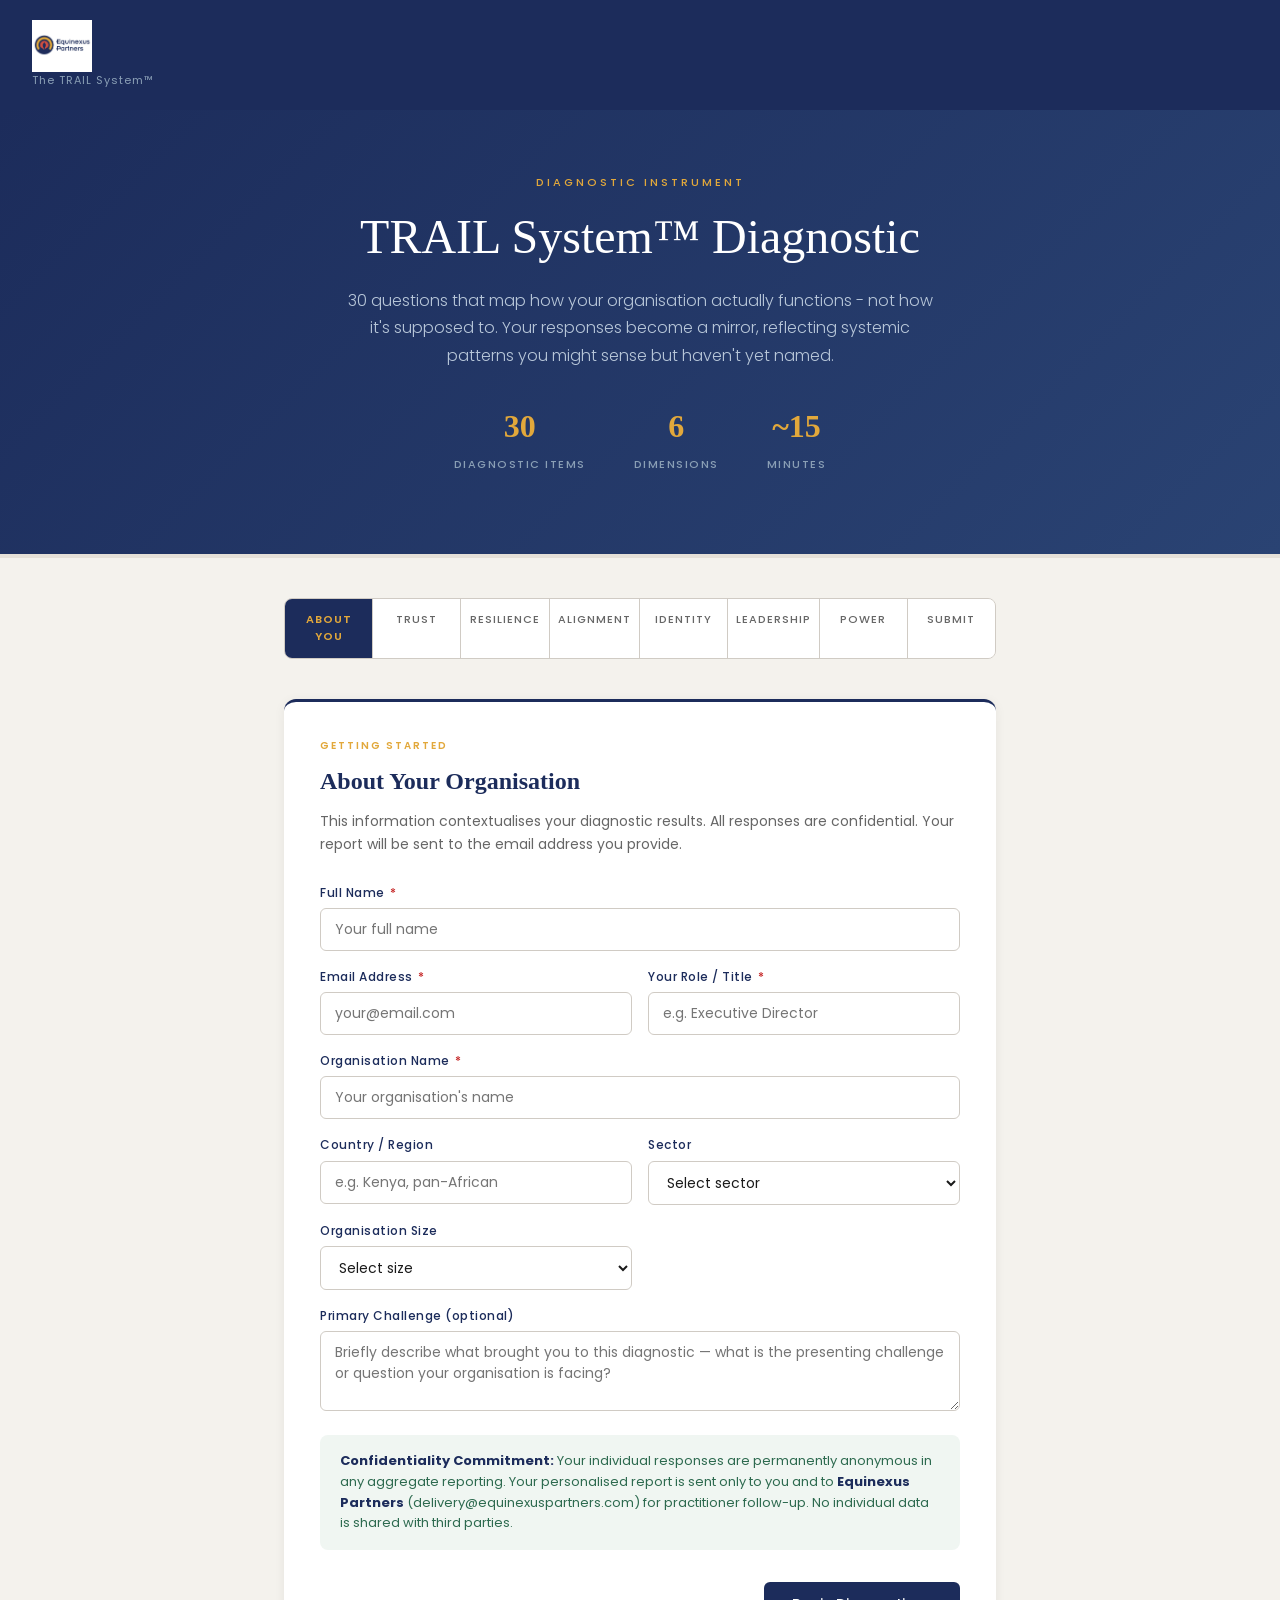
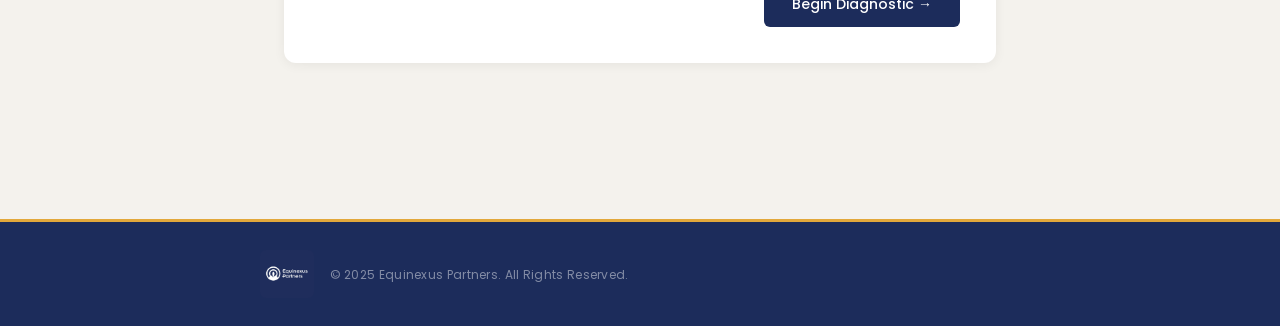
<file: Trail.html>
<!DOCTYPE html>
<html lang="en">
<head>
<meta charset="UTF-8">
<meta name="viewport" content="width=device-width, initial-scale=1">
<title>TRAIL System™ Diagnostic | Equinexus Partners</title>
<link rel="stylesheet" href="styles.css">
<link href="https://fonts.googleapis.com/css2?family=Cinzel:wght@400;600;700&family=Poppins:wght@300;400;500;600;700&display=swap" rel="stylesheet">
</head>
<body>

<header class="site-header">
  <div class="header-left">
    <!-- White/ivory logo for header (has white background — blends on light header) -->
    <img src="media/Equinexuslogo-SoftIvory-Support.png" alt="Equinexus Partners" class="header-logo" style="height:52px;width:auto;display:block;">
  <div class="tagline">The TRAIL System&trade;</div>
</header>

<div class="hero">
  <div class="hero-eyebrow">Diagnostic Instrument</div>
  <h1>TRAIL System&trade; Diagnostic</h1>
  <p>30 questions that map how your organisation actually functions - not how it&#39;s supposed to. Your responses become a mirror, reflecting systemic patterns you might sense but haven&#39;t yet named.</p>
  <div class="hero-stats">
    <div class="hero-stat"><div class="num">30</div><div class="label">Diagnostic Items</div></div>
    <div class="hero-stat"><div class="num">6</div><div class="label">Dimensions</div></div>
    <div class="hero-stat"><div class="num">~15</div><div class="label">Minutes</div></div>
  </div>
</div>

<div class="progress-bar-outer">
  <div class="progress-bar-inner" id="progressBar"></div>
</div>

<div class="main">

  <!-- PHASE INDICATOR -->
  <div class="phase-indicator" id="phaseIndicator">
    <div class="phase-step active" id="ph0">About You</div>
    <div class="phase-step" id="ph1">Trust</div>
    <div class="phase-step" id="ph2">Resilience</div>
    <div class="phase-step" id="ph3">Alignment</div>
    <div class="phase-step" id="ph4">Identity</div>
    <div class="phase-step" id="ph5">Leadership</div>
    <div class="phase-step" id="ph6">Power</div>
    <div class="phase-step" id="ph7">Submit</div>
  </div>

  <!-- SECTION 0: INTRO -->
  <div class="section-card intro-card active" id="sec-0">
    <div class="section-header">
      <div class="section-eyebrow">Getting Started</div>
      <h2>About Your Organisation</h2>
      <p>This information contextualises your diagnostic results. All responses are confidential. Your report will be sent to the email address you provide.</p>
    </div>
    <div class="intro-grid">
      <div class="field-group field-full">
        <label>Full Name <span class="req">*</span></label>
        <input type="text" id="f-name" placeholder="Your full name" required>
      </div>
      <div class="field-group">
        <label>Email Address <span class="req">*</span></label>
        <input type="email" id="f-email" placeholder="your@email.com" required>
      </div>
      <div class="field-group">
        <label>Your Role / Title <span class="req">*</span></label>
        <input type="text" id="f-role" placeholder="e.g. Executive Director">
      </div>
      <div class="field-group field-full">
        <label>Organisation Name <span class="req">*</span></label>
        <input type="text" id="f-orgName" placeholder="Your organisation&#39;s name">
      </div>
      <div class="field-group">
        <label>Country / Region</label>
        <input type="text" id="f-country" placeholder="e.g. Kenya, pan-African">
      </div>
      <div class="field-group">
        <label>Sector</label>
        <select id="f-sector">
          <option value="">Select sector</option>
          <option>INGO / International NGO</option>
          <option>Local NGO / Civil Society</option>
          <option>Foundation / Philanthropy</option>
          <option>Social Enterprise</option>
          <option>Corporate / Private Sector</option>
          <option>University / Higher Education</option>
          <option>Government / Public Sector</option>
          <option>Multilateral / UN Agency</option>
          <option>Other</option>
        </select>
      </div>
      <div class="field-group">
        <label>Organisation Size</label>
        <select id="f-orgSize">
          <option value="">Select size</option>
          <option>1&#8211;20 staff</option>
          <option>21&#8211;50 staff</option>
          <option>51&#8211;150 staff</option>
          <option>151&#8211;500 staff</option>
          <option>500+ staff</option>
        </select>
      </div>
      <div class="field-group field-full">
        <label>Primary Challenge (optional)</label>
        <textarea id="f-challenge" placeholder="Briefly describe what brought you to this diagnostic &#8212; what is the presenting challenge or question your organisation is facing?"></textarea>
      </div>
    </div>
    <div class="privacy-note">
      <strong>Confidentiality Commitment:</strong> Your individual responses are permanently anonymous in any aggregate reporting. Your personalised report is sent only to you and to <strong>Equinexus Partners</strong> (delivery@equinexuspartners.com) for practitioner follow-up. No individual data is shared with third parties.
    </div>
    <div id="err-0" class="error-msg"></div>
    <div class="nav-row">
      <div></div>
      <button class="btn btn-primary" onclick="nextSection(0)">Begin Diagnostic &rarr;</button>
    </div>
  </div>

  <!-- SECTIONS 1-6: DIMENSIONS (Generated by JavaScript) -->

  <!-- SECTION 7: SUBMIT -->
  <div class="section-card" id="sec-7">
    <div class="section-header">
      <div class="section-eyebrow">Final Step</div>
      <h2>Review &amp; Generate Your Report</h2>
      <p>You have completed all 30 diagnostic items. Your responses will now be scored across six dimensions, interpreted through the TRAIL conditions framework, and a personalised Stewardship Debt Profile Report will be generated for you.</p>
    </div>
    <div style="background:#f9f6f2;border-radius:8px;padding:20px 24px;margin-bottom:24px;border-left:3px solid #e2a83b">
      <div style="font-size:12px;letter-spacing:1px;text-transform:uppercase;color:#1c2c5b;margin-bottom:12px;font-weight:600">What happens when you submit</div>
      <div style="font-size:14px;color:#2a2a2a;line-height:1.8">
        &#10022; Your responses are scored across T&middot;R&middot;A&middot;I&middot;L&middot;P dimensions<br>
        &#10022; The Power &amp; Stewardship modifier is applied<br>
        &#10022; Your coherence condition is identified per dimension<br>
        &#10022; An archetype is assigned<br>
        &#10022; An AI-powered narrative report is generated by the Equinexus diagnostic intelligence system<br>
        &#10022; Your report is emailed to you and to our practitioners
      </div>
    </div>
    <div id="err-7" class="error-msg"></div>
    <div class="nav-row">
      <button class="btn btn-secondary" onclick="prevSection(7)">&larr; Back</button>
      <button class="btn btn-submit" onclick="submitSurvey()" id="submitBtn">Generate My Report &rarr;</button>
    </div>
  </div>

  <!-- RESULT -->
  <div class="result-card" id="resultCard">
    <div class="submit-icon">&#10022;</div>
    <div id="result-sdi" class="result-sdi">&mdash;</div>
    <div class="result-level">Stewardship Debt Index</div>
    <div id="result-level-label" style="font-size:16px;font-weight:600;color:#1c2c5b;margin-top:8px"></div>
    <div id="result-arch" class="result-arch"></div>
    <p id="result-email-sent" style="font-size:14px;color:#666;margin-top:20px;line-height:1.6"></p>
    <div class="result-links">
      <a id="reportLink" href="#" target="_blank" class="btn btn-primary" style="text-decoration:none;display:block">View Full Report &rarr;</a>
    </div>
    <div class="privacy-note" style="margin-top:20px">
      To schedule a Sense-Making Session with an Equinexus practitioner, contact <strong>delivery@equinexuspartners.com</strong>
    </div>
  </div>

</div>

<!-- LOADING OVERLAY -->
<div class="loading-overlay" id="loadingOverlay">
  <div class="loading-logo">Equinexus Partners &middot; The TRAIL System&trade;</div>
  <div class="spinner"></div>
  <div class="loading-status" id="loadingStatus">Processing your diagnostic...</div>
  <div class="loading-sub">This takes 30&#8211;60 seconds. Your report is being generated by the Equinexus diagnostic intelligence system.</div>
  <div class="loading-steps">
    <div class="loading-step active" id="lstep-1"><div class="step-dot"></div>Scoring six TRAIL dimensions</div>
    <div class="loading-step" id="lstep-2"><div class="step-dot"></div>Applying Power &amp; Stewardship modifier</div>
    <div class="loading-step" id="lstep-3"><div class="step-dot"></div>Identifying coherence conditions</div>
    <div class="loading-step" id="lstep-4"><div class="step-dot"></div>Assigning archetype profile</div>
    <div class="loading-step" id="lstep-5"><div class="step-dot"></div>Generating narrative report</div>
    <div class="loading-step" id="lstep-6"><div class="step-dot"></div>Building PDF report document</div>
    <div class="loading-step" id="lstep-7"><div class="step-dot"></div>Sending report to your email</div>
  </div>
</div>

<!-- ============================================================
     FOOTER
     ============================================================ -->
<footer class="site-footer">
  <div class="site-footer-inner">
    <img src="media/Equinexuslogo deepindigo-Anchor.png" alt="Equinexus Partners" class="footer-logo" style="height:48px;width:auto;display:block;border-radius:6px;">
      <span class="footer-copy">&copy; 2025 Equinexus Partners. All Rights Reserved.</span>
  </div>
</footer>

<script src="script.js"></script>
</body>
</html>
</file>
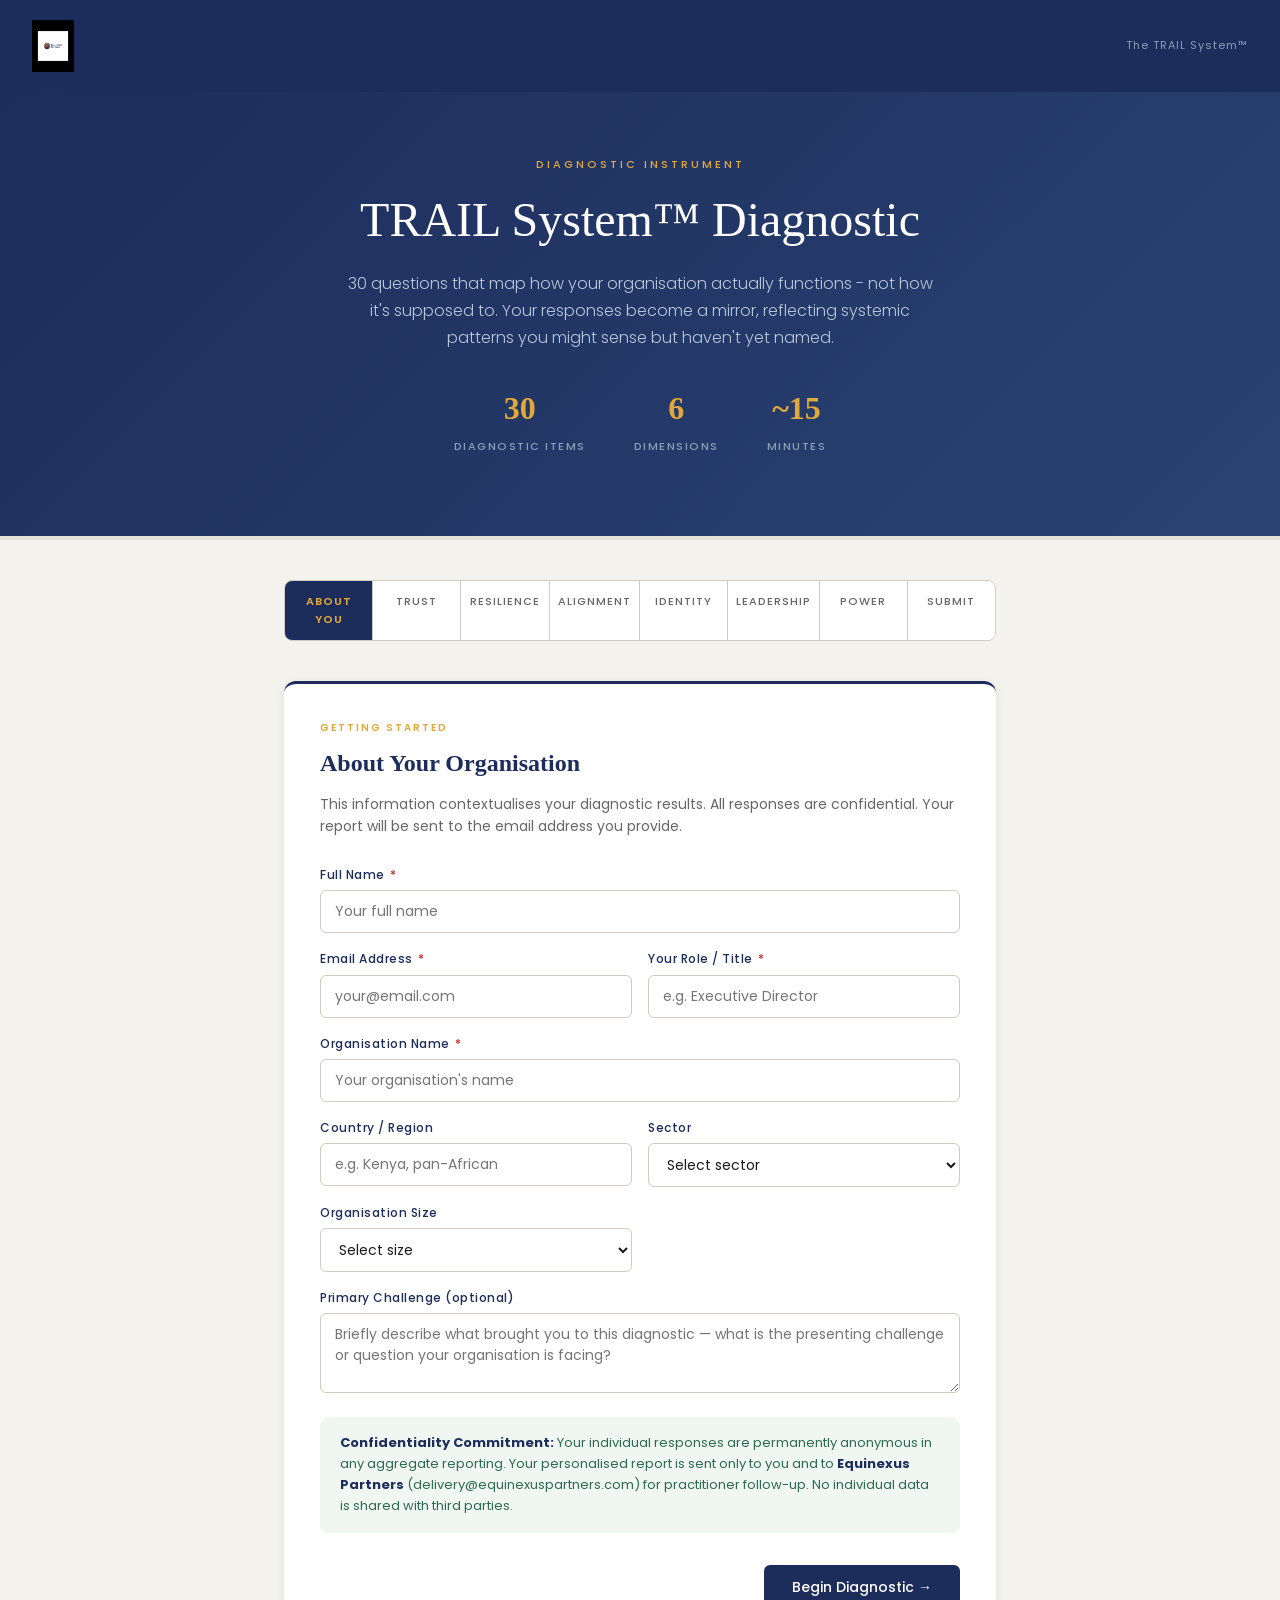
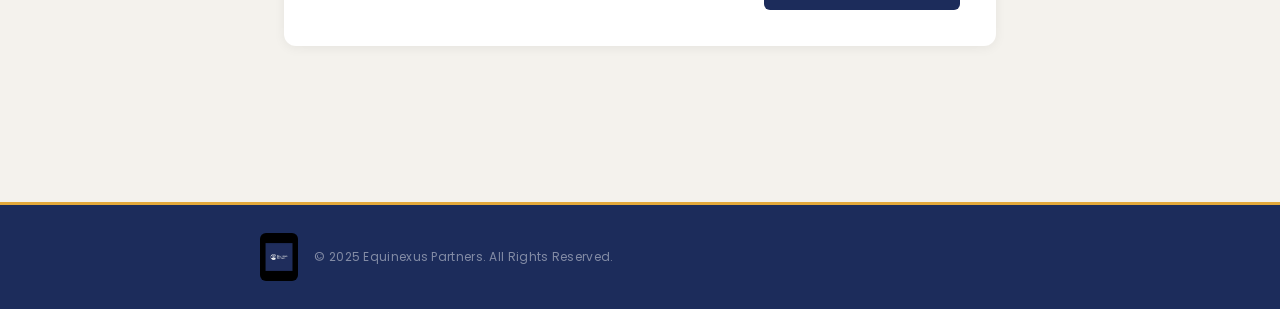
<file: TrailD.html>
<!DOCTYPE html>
<html lang="en">
<head>
<meta charset="UTF-8">
<meta name="viewport" content="width=device-width, initial-scale=1">
<title>TRAIL System™ Diagnostic | Equinexus Partners</title>
<link rel="stylesheet" href="styles.css">
<link href="https://fonts.googleapis.com/css2?family=Cinzel:wght@400;600;700&family=Poppins:wght@300;400;500;600;700&display=swap" rel="stylesheet">
</head>
<body>

<header class="site-header">
  <div class="header-left">
    <!-- White/ivory logo for header (has white background — blends on light header) -->
    <img src="[data-uri]" alt="Equinexus Partners" class="header-logo" style="height:52px;width:auto;display:block;">
  </div>
  <div class="tagline">The TRAIL System&trade;</div>
</header>

<div class="hero">
  <div class="hero-eyebrow">Diagnostic Instrument</div>
  <h1>TRAIL System&trade; Diagnostic</h1>
  <p>30 questions that map how your organisation actually functions - not how it&#39;s supposed to. Your responses become a mirror, reflecting systemic patterns you might sense but haven&#39;t yet named.</p>
  <div class="hero-stats">
    <div class="hero-stat"><div class="num">30</div><div class="label">Diagnostic Items</div></div>
    <div class="hero-stat"><div class="num">6</div><div class="label">Dimensions</div></div>
    <div class="hero-stat"><div class="num">~15</div><div class="label">Minutes</div></div>
  </div>
</div>

<div class="progress-bar-outer">
  <div class="progress-bar-inner" id="progressBar"></div>
</div>

<div class="main">

  <!-- PHASE INDICATOR -->
  <div class="phase-indicator" id="phaseIndicator">
    <div class="phase-step active" id="ph0">About You</div>
    <div class="phase-step" id="ph1">Trust</div>
    <div class="phase-step" id="ph2">Resilience</div>
    <div class="phase-step" id="ph3">Alignment</div>
    <div class="phase-step" id="ph4">Identity</div>
    <div class="phase-step" id="ph5">Leadership</div>
    <div class="phase-step" id="ph6">Power</div>
    <div class="phase-step" id="ph7">Submit</div>
  </div>

  <!-- SECTION 0: INTRO -->
  <div class="section-card intro-card active" id="sec-0">
    <div class="section-header">
      <div class="section-eyebrow">Getting Started</div>
      <h2>About Your Organisation</h2>
      <p>This information contextualises your diagnostic results. All responses are confidential. Your report will be sent to the email address you provide.</p>
    </div>
    <div class="intro-grid">
      <div class="field-group field-full">
        <label>Full Name <span class="req">*</span></label>
        <input type="text" id="f-name" placeholder="Your full name" required>
      </div>
      <div class="field-group">
        <label>Email Address <span class="req">*</span></label>
        <input type="email" id="f-email" placeholder="your@email.com" required>
      </div>
      <div class="field-group">
        <label>Your Role / Title <span class="req">*</span></label>
        <input type="text" id="f-role" placeholder="e.g. Executive Director">
      </div>
      <div class="field-group field-full">
        <label>Organisation Name <span class="req">*</span></label>
        <input type="text" id="f-orgName" placeholder="Your organisation&#39;s name">
      </div>
      <div class="field-group">
        <label>Country / Region</label>
        <input type="text" id="f-country" placeholder="e.g. Kenya, pan-African">
      </div>
      <div class="field-group">
        <label>Sector</label>
        <select id="f-sector">
          <option value="">Select sector</option>
          <option>INGO / International NGO</option>
          <option>Local NGO / Civil Society</option>
          <option>Foundation / Philanthropy</option>
          <option>Social Enterprise</option>
          <option>Corporate / Private Sector</option>
          <option>University / Higher Education</option>
          <option>Government / Public Sector</option>
          <option>Multilateral / UN Agency</option>
          <option>Other</option>
        </select>
      </div>
      <div class="field-group">
        <label>Organisation Size</label>
        <select id="f-orgSize">
          <option value="">Select size</option>
          <option>1&#8211;20 staff</option>
          <option>21&#8211;50 staff</option>
          <option>51&#8211;150 staff</option>
          <option>151&#8211;500 staff</option>
          <option>500+ staff</option>
        </select>
      </div>
      <div class="field-group field-full">
        <label>Primary Challenge (optional)</label>
        <textarea id="f-challenge" placeholder="Briefly describe what brought you to this diagnostic &#8212; what is the presenting challenge or question your organisation is facing?"></textarea>
      </div>
    </div>
    <div class="privacy-note">
      <strong>Confidentiality Commitment:</strong> Your individual responses are permanently anonymous in any aggregate reporting. Your personalised report is sent only to you and to <strong>Equinexus Partners</strong> (delivery@equinexuspartners.com) for practitioner follow-up. No individual data is shared with third parties.
    </div>
    <div id="err-0" class="error-msg"></div>
    <div class="nav-row">
      <div></div>
      <button class="btn btn-primary" onclick="nextSection(0)">Begin Diagnostic &rarr;</button>
    </div>
  </div>

  <!-- SECTIONS 1-6: DIMENSIONS (Generated by JavaScript) -->

  <!-- SECTION 7: SUBMIT -->
  <div class="section-card" id="sec-7">
    <div class="section-header">
      <div class="section-eyebrow">Final Step</div>
      <h2>Review &amp; Generate Your Report</h2>
      <p>You have completed all 30 diagnostic items. Your responses will now be scored across six dimensions, interpreted through the TRAIL conditions framework, and a personalised Stewardship Debt Profile Report will be generated for you.</p>
    </div>
    <div style="background:#f9f6f2;border-radius:8px;padding:20px 24px;margin-bottom:24px;border-left:3px solid #e2a83b">
      <div style="font-size:12px;letter-spacing:1px;text-transform:uppercase;color:#1c2c5b;margin-bottom:12px;font-weight:600">What happens when you submit</div>
      <div style="font-size:14px;color:#2a2a2a;line-height:1.8">
        &#10022; Your responses are scored across T&middot;R&middot;A&middot;I&middot;L&middot;P dimensions<br>
        &#10022; The Power &amp; Stewardship modifier is applied<br>
        &#10022; Your coherence condition is identified per dimension<br>
        &#10022; An archetype is assigned<br>
        &#10022; An AI-powered narrative report is generated by the Equinexus diagnostic intelligence system<br>
        &#10022; Your report is emailed to you and to our practitioners
      </div>
    </div>
    <div id="err-7" class="error-msg"></div>
    <div class="nav-row">
      <button class="btn btn-secondary" onclick="prevSection(7)">&larr; Back</button>
      <button class="btn btn-submit" onclick="submitSurvey()" id="submitBtn">Generate My Report &rarr;</button>
    </div>
  </div>

  <!-- RESULT -->
  <div class="result-card" id="resultCard">
    <div class="submit-icon">&#10022;</div>
    <div id="result-sdi" class="result-sdi">&mdash;</div>
    <div class="result-level">Stewardship Debt Index</div>
    <div id="result-level-label" style="font-size:16px;font-weight:600;color:#1c2c5b;margin-top:8px"></div>
    <div id="result-arch" class="result-arch"></div>
    <p id="result-email-sent" style="font-size:14px;color:#666;margin-top:20px;line-height:1.6"></p>
    <div class="result-links">
      <a id="reportLink" href="#" target="_blank" class="btn btn-primary" style="text-decoration:none;display:block">View Full Report &rarr;</a>
    </div>
    <div class="privacy-note" style="margin-top:20px">
      To schedule a Sense-Making Session with an Equinexus practitioner, contact <strong>delivery@equinexuspartners.com</strong>
    </div>
  </div>

</div>

<!-- LOADING OVERLAY -->
<div class="loading-overlay" id="loadingOverlay">
  <div class="loading-logo">Equinexus Partners &middot; The TRAIL System&trade;</div>
  <div class="spinner"></div>
  <div class="loading-status" id="loadingStatus">Processing your diagnostic...</div>
  <div class="loading-sub">This takes 30&#8211;60 seconds. Your report is being generated by the Equinexus diagnostic intelligence system.</div>
  <div class="loading-steps">
    <div class="loading-step active" id="lstep-1"><div class="step-dot"></div>Scoring six TRAIL dimensions</div>
    <div class="loading-step" id="lstep-2"><div class="step-dot"></div>Applying Power &amp; Stewardship modifier</div>
    <div class="loading-step" id="lstep-3"><div class="step-dot"></div>Identifying coherence conditions</div>
    <div class="loading-step" id="lstep-4"><div class="step-dot"></div>Assigning archetype profile</div>
    <div class="loading-step" id="lstep-5"><div class="step-dot"></div>Generating narrative report</div>
    <div class="loading-step" id="lstep-6"><div class="step-dot"></div>Building PDF report document</div>
    <div class="loading-step" id="lstep-7"><div class="step-dot"></div>Sending report to your email</div>
  </div>
</div>

<!-- ============================================================
     FOOTER
     ============================================================ -->
<footer class="site-footer">
  <div class="site-footer-inner">
    <img src="[data-uri]" alt="Equinexus Partners" class="footer-logo" style="height:48px;width:auto;display:block;border-radius:6px;">
    <span class="footer-copy">&copy; 2025 Equinexus Partners. All Rights Reserved.</span>
  </div>
</footer>

<script src="script.js"></script>
</body>
</html>
</file>
<file: styles.css>
@import url('https://fonts.googleapis.com/css2?family=Poppins:wght@300;400;500;600;700&display=swap');

* {
  box-sizing: border-box;
  margin: 0;
  padding: 0;
}

:root {
  /* EQUINEXUS BRAND COLORS */
  --primary: #1c2c5b;      /* Deep Indigo - anchor */
  --accent: #e2a83b;       /* Golden Ochre - warmth/heritage */
  --energy: #d14f3f;       /* Valencia Red - courage/innovation */
  --background: #f4f2ed;   /* Soft Ivory - transparency */
  --white: #ffffff;
  --text: #1a1a1a;
  --muted: #666666;
  --border: #d0cbc4;
  --danger: #c62828;
}

body {
  font-family: 'Poppins', sans-serif;
  background: var(--background);
  color: var(--text);
  min-height: 100vh;
  line-height: 1.6;
}

/* HEADER */
.site-header {
  background: var(--primary);
  padding: 20px 32px;
  display: flex;
  align-items: center;
  justify-content: space-between;
}

.site-header .brand {
  font-family: Georgia, serif;
  font-size: 13px;
  letter-spacing: 3px;
  text-transform: uppercase;
  color: var(--accent);
  font-weight: 600;
}

.site-header .tagline {
  font-size: 11px;
  color: #8a9fb5;
  letter-spacing: 1px;
}

/* HERO */
.hero {
  background: linear-gradient(135deg, #1c2c5b 0%, #2a4373 100%);
  color: #fff;
  padding: 64px 32px 80px;
  text-align: center;
}

.hero-eyebrow {
  font-size: 11px;
  letter-spacing: 3px;
  text-transform: uppercase;
  color: var(--accent);
  margin-bottom: 16px;
  font-weight: 500;
}

.hero h1 {
  font-family: Georgia, serif;
  font-size: clamp(28px, 5vw, 48px);
  font-weight: 400;
  line-height: 1.25;
  margin-bottom: 20px;
}

.hero p {
  font-size: 16px;
  color: #b8c7d9;
  max-width: 600px;
  margin: 0 auto 32px;
  line-height: 1.7;
  font-weight: 300;
}

.hero-stats {
  display: flex;
  justify-content: center;
  gap: 48px;
  flex-wrap: wrap;
  margin-top: 32px;
}

.hero-stat .num {
  font-family: Georgia, serif;
  font-size: 32px;
  color: var(--accent);
  font-weight: 600;
}

.hero-stat .label {
  font-size: 11px;
  letter-spacing: 1.5px;
  text-transform: uppercase;
  color: #8a9fb5;
  margin-top: 4px;
  font-weight: 500;
}

/* PROGRESS BAR */
.progress-bar-outer {
  background: #e5e0d8;
  height: 4px;
  position: sticky;
  top: 0;
  z-index: 100;
}

.progress-bar-inner {
  height: 4px;
  background: var(--accent);
  transition: width 0.4s ease;
  width: 0%;
}

/* MAIN CONTAINER */
.main {
  max-width: 760px;
  margin: 0 auto;
  padding: 40px 24px 80px;
}

/* PHASE INDICATOR */
.phase-indicator {
  display: flex;
  gap: 0;
  margin-bottom: 40px;
  border-radius: 8px;
  overflow: hidden;
  border: 1px solid var(--border);
}

.phase-step {
  flex: 1;
  padding: 12px 8px;
  text-align: center;
  background: var(--white);
  font-size: 11px;
  letter-spacing: 1px;
  text-transform: uppercase;
  color: var(--muted);
  border-right: 1px solid var(--border);
  transition: all 0.3s;
  font-weight: 500;
}

.phase-step:last-child {
  border-right: none;
}

.phase-step.active {
  background: var(--primary);
  color: var(--accent);
  font-weight: 600;
}

.phase-step.done {
  background: #e8f0eb;
  color: #2d6a4f;
  font-weight: 500;
}

/* SECTION CARD */
.section-card {
  background: var(--white);
  border-radius: 12px;
  padding: 36px;
  margin-bottom: 28px;
  box-shadow: 0 2px 12px rgba(0, 0, 0, 0.06);
  border-top: 3px solid var(--accent);
  display: none;
}

.section-card.active {
  display: block;
}

.section-card.intro-card {
  border-top-color: var(--primary);
}

.section-header {
  margin-bottom: 28px;
}

.section-eyebrow {
  font-size: 10px;
  letter-spacing: 2px;
  text-transform: uppercase;
  color: var(--accent);
  margin-bottom: 8px;
  font-weight: 600;
}

.section-header h2 {
  font-family: Georgia, serif;
  font-size: 24px;
  font-weight: 600;
  color: var(--primary);
  margin-bottom: 10px;
}

.section-header p {
  font-size: 14px;
  color: var(--muted);
  line-height: 1.6;
  font-weight: 400;
}

/* INTRO FORM FIELDS */
.intro-grid {
  display: grid;
  grid-template-columns: 1fr 1fr;
  gap: 16px;
  margin-bottom: 24px;
}

@media (max-width: 580px) {
  .intro-grid {
    grid-template-columns: 1fr;
  }
}

.field-group {
  display: flex;
  flex-direction: column;
  gap: 6px;
}

.field-group label {
  font-size: 12px;
  font-weight: 500;
  color: var(--primary);
  letter-spacing: 0.5px;
}

.field-group label span.req {
  color: var(--danger);
  margin-left: 2px;
}

.field-group input,
.field-group select,
.field-group textarea {
  padding: 10px 14px;
  border: 1.5px solid var(--border);
  border-radius: 6px;
  font-family: 'Poppins', sans-serif;
  font-size: 14px;
  color: var(--text);
  background: var(--white);
  transition: border-color 0.2s;
  width: 100%;
}

.field-group input:focus,
.field-group select:focus,
.field-group textarea:focus {
  outline: none;
  border-color: var(--primary);
}

.field-group textarea {
  resize: vertical;
  min-height: 80px;
}

.field-full {
  grid-column: 1 / -1;
}

/* LIKERT QUESTIONS */
.question-block {
  padding: 20px 0;
  border-bottom: 1px solid var(--border);
  transition: all 0.3s;
}

.question-block:last-child {
  border-bottom: none;
}

.question-block.highlight-error {
  background: #fff8e6;
  border-left: 3px solid var(--accent);
  padding-left: 17px;
  border-radius: 6px;
}

.question-text {
  font-size: 15px;
  font-weight: 400;
  color: var(--text);
  margin-bottom: 16px;
  line-height: 1.6;
}

.question-code {
  font-size: 10px;
  letter-spacing: 1.5px;
  text-transform: uppercase;
  color: var(--accent);
  font-weight: 600;
  margin-bottom: 6px;
}

.likert-row {
  display: flex;
  gap: 8px;
  flex-wrap: wrap;
}

.likert-option {
  flex: 1;
  min-width: 56px;
}

.likert-option input[type="radio"] {
  display: none;
}

.likert-option label {
  display: flex;
  flex-direction: column;
  align-items: center;
  gap: 6px;
  padding: 12px 8px;
  border: 1.5px solid var(--border);
  border-radius: 8px;
  cursor: pointer;
  transition: all 0.2s;
  text-align: center;
  background: var(--white);
}

.likert-option label:hover {
  border-color: var(--primary);
  background: #f0f4f8;
}

.likert-option input:checked + label {
  border-color: var(--primary);
  background: var(--primary);
  color: #fff;
}

.likert-num {
  font-size: 18px;
  font-weight: 600;
  font-family: Georgia, serif;
}

.likert-label {
  font-size: 9px;
  letter-spacing: 0.5px;
  text-transform: uppercase;
  color: inherit;
  opacity: 0.8;
  line-height: 1.2;
}

.likert-option input:checked + label .likert-label {
  color: var(--accent);
  opacity: 1;
}

/* SCALE LABELS */
.scale-labels {
  display: flex;
  justify-content: space-between;
  font-size: 10px;
  color: var(--muted);
  margin-top: 6px;
  padding: 0 4px;
}

/* DIMENSION BANNER */
.dim-banner {
  display: flex;
  align-items: center;
  gap: 16px;
  background: var(--primary);
  color: #fff;
  border-radius: 8px;
  padding: 16px 20px;
  margin-bottom: 24px;
}

.dim-banner .dim-code {
  font-family: Georgia, serif;
  font-size: 36px;
  color: var(--accent);
  line-height: 1;
  font-weight: 600;
}

.dim-banner .dim-info .dim-name {
  font-size: 16px;
  font-weight: 600;
}

.dim-banner .dim-info .dim-desc {
  font-size: 12px;
  color: #b8c7d9;
  margin-top: 3px;
  font-weight: 300;
}

/* NAVIGATION BUTTONS */
.nav-row {
  display: flex;
  justify-content: space-between;
  align-items: center;
  margin-top: 32px;
  gap: 16px;
}

.btn {
  padding: 12px 28px;
  border-radius: 6px;
  font-family: 'Poppins', sans-serif;
  font-size: 14px;
  font-weight: 500;
  cursor: pointer;
  border: none;
  transition: all 0.2s;
  text-align: center;
}

.btn-primary {
  background: var(--primary);
  color: #fff;
}

.btn-primary:hover {
  background: #152140;
}

.btn-secondary {
  background: transparent;
  color: var(--primary);
  border: 1.5px solid var(--primary);
}

.btn-secondary:hover {
  background: #f0f4f8;
}

.btn-submit {
  background: var(--accent);
  color: var(--primary);
  font-weight: 600;
}

.btn-submit:hover {
  background: #d09830;
}

.btn:disabled {
  opacity: 0.5;
  cursor: not-allowed;
}

/* ERROR MESSAGES */
.error-msg {
  background: #fdecea;
  border: 1px solid #f5c6cb;
  color: var(--danger);
  border-radius: 6px;
  padding: 12px 16px;
  font-size: 13px;
  margin-top: 12px;
  display: none;
  line-height: 1.5;
}

/* LOADING OVERLAY */
.loading-overlay {
  display: none;
  position: fixed;
  inset: 0;
  background: rgba(28, 44, 91, 0.95);
  z-index: 999;
  flex-direction: column;
  align-items: center;
  justify-content: center;
  color: #fff;
  text-align: center;
  padding: 40px;
}

.loading-overlay.active {
  display: flex;
}

.loading-logo {
  font-family: Georgia, serif;
  font-size: 13px;
  letter-spacing: 3px;
  text-transform: uppercase;
  color: var(--accent);
  margin-bottom: 32px;
  font-weight: 600;
}

.spinner {
  width: 56px;
  height: 56px;
  border: 3px solid rgba(226, 168, 59, 0.2);
  border-top-color: var(--accent);
  border-radius: 50%;
  animation: spin 1s linear infinite;
  margin-bottom: 28px;
}

@keyframes spin {
  to {
    transform: rotate(360deg);
  }
}

.loading-status {
  font-size: 16px;
  margin-bottom: 10px;
  font-family: Georgia, serif;
  font-weight: 400;
}

.loading-sub {
  font-size: 13px;
  color: #b8c7d9;
  max-width: 400px;
  line-height: 1.6;
  font-weight: 300;
}

.loading-steps {
  margin-top: 28px;
  text-align: left;
  max-width: 320px;
  width: 100%;
}

.loading-step {
  display: flex;
  align-items: center;
  gap: 12px;
  padding: 8px 0;
  font-size: 13px;
  color: #8a9fb5;
  border-bottom: 1px solid rgba(255, 255, 255, 0.08);
  font-weight: 400;
}

.loading-step.done {
  color: var(--accent);
}

.loading-step.active {
  color: #fff;
  font-weight: 500;
}

.step-dot {
  width: 8px;
  height: 8px;
  border-radius: 50%;
  background: currentColor;
  flex-shrink: 0;
}

/* RESULT CARD */
.result-card {
  background: var(--white);
  border-radius: 12px;
  padding: 40px;
  text-align: center;
  max-width: 580px;
  margin: 40px auto;
  box-shadow: 0 4px 24px rgba(0, 0, 0, 0.1);
  border-top: 4px solid var(--accent);
  display: none;
}

.result-card.active {
  display: block;
}

.submit-icon {
  font-size: 48px;
  margin-bottom: 16px;
  color: var(--accent);
}

.result-sdi {
  font-family: Georgia, serif;
  font-size: 72px;
  font-weight: 600;
  color: var(--primary);
  line-height: 1;
}

.result-level {
  font-size: 14px;
  letter-spacing: 2px;
  text-transform: uppercase;
  color: var(--accent);
  margin-top: 8px;
  font-weight: 600;
}

.result-arch {
  font-size: 18px;
  color: var(--muted);
  margin-top: 16px;
  font-weight: 400;
}

.result-links {
  display: flex;
  flex-direction: column;
  gap: 12px;
  margin-top: 28px;
}

/* PRIVACY NOTE */
.privacy-note {
  background: #f0f6f2;
  border-radius: 8px;
  padding: 16px 20px;
  font-size: 13px;
  color: #2d6a4f;
  margin-top: 24px;
  line-height: 1.6;
}

.privacy-note strong {
  color: var(--primary);
}

.privacy-note a {
  color: var(--primary);
  text-decoration: underline;
}

/* HIDDEN UTILITY */
.hidden {
  display: none;
}

/* ── SITE FOOTER ── */
.site-footer {
  background: var(--primary);
  border-top: 3px solid var(--accent);
  padding: 28px 48px;
  margin-top: 48px;
}

.site-footer-inner {
  display: flex;
  align-items: center;
  gap: 16px;
  flex-wrap: wrap;
  max-width: 760px;
  margin: 0 auto;
}

.footer-logo {
  height: 48px;
  width: auto;
  display: block;
  border-radius: 6px;
}

.footer-copy {
  font-family: 'Poppins', sans-serif;
  font-size: 12px;
  color: rgba(255,255,255,0.45);
  letter-spacing: 0.3px;
}

/* ── UNANSWERED QUESTION HIGHLIGHT ── */
/* script.js adds .unanswered; styles.css uses .highlight-error — support both */
.question-block.unanswered,
.question-block.highlight-error {
  background: #fff8e6;
  border-left: 3px solid var(--accent);
  padding-left: 17px;
  border-radius: 6px;
}

/* ── ERROR MSG — show when has text content ── */
.error-msg:not(:empty) {
  display: block;
}

/* RESPONSIVE */
@media (max-width: 600px) {
  .site-header {
    flex-direction: column;
    gap: 8px;
    text-align: center;
  }

  .hero {
    padding: 48px 20px 60px;
  }

  .hero h1 {
    font-size: 28px;
  }

  .hero-stats {
    gap: 24px;
  }

  .main {
    padding: 24px 16px 60px;
  }

  .section-card {
    padding: 24px;
  }

  .phase-indicator {
    flex-wrap: wrap;
  }

  .phase-step {
    font-size: 9px;
    padding: 10px 6px;
  }

  .likert-row {
    flex-wrap: wrap;
  }

  .likert-option {
    min-width: 48px;
  }

  .result-card {
    padding: 28px 20px;
  }

  .result-sdi {
    font-size: 56px;
  }

  .site-footer {
    padding: 20px 24px;
  }
}
</file>
